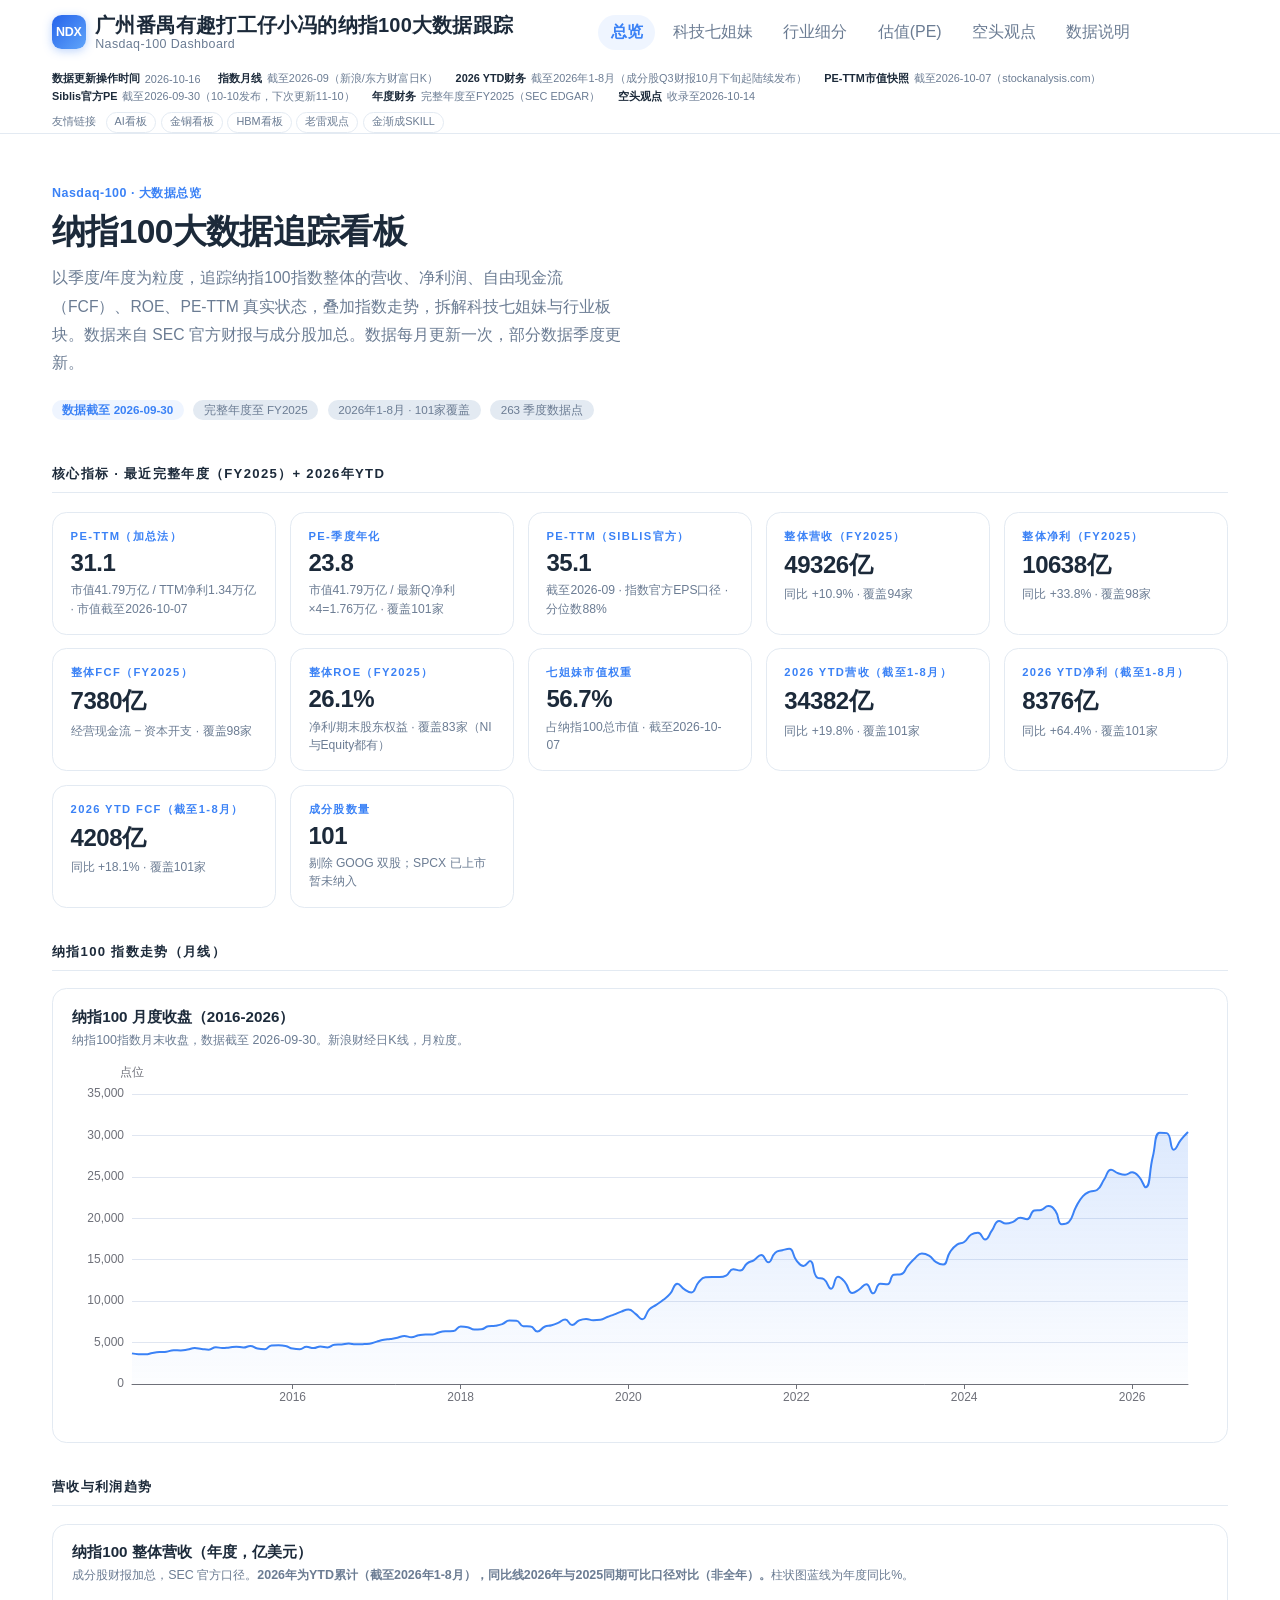
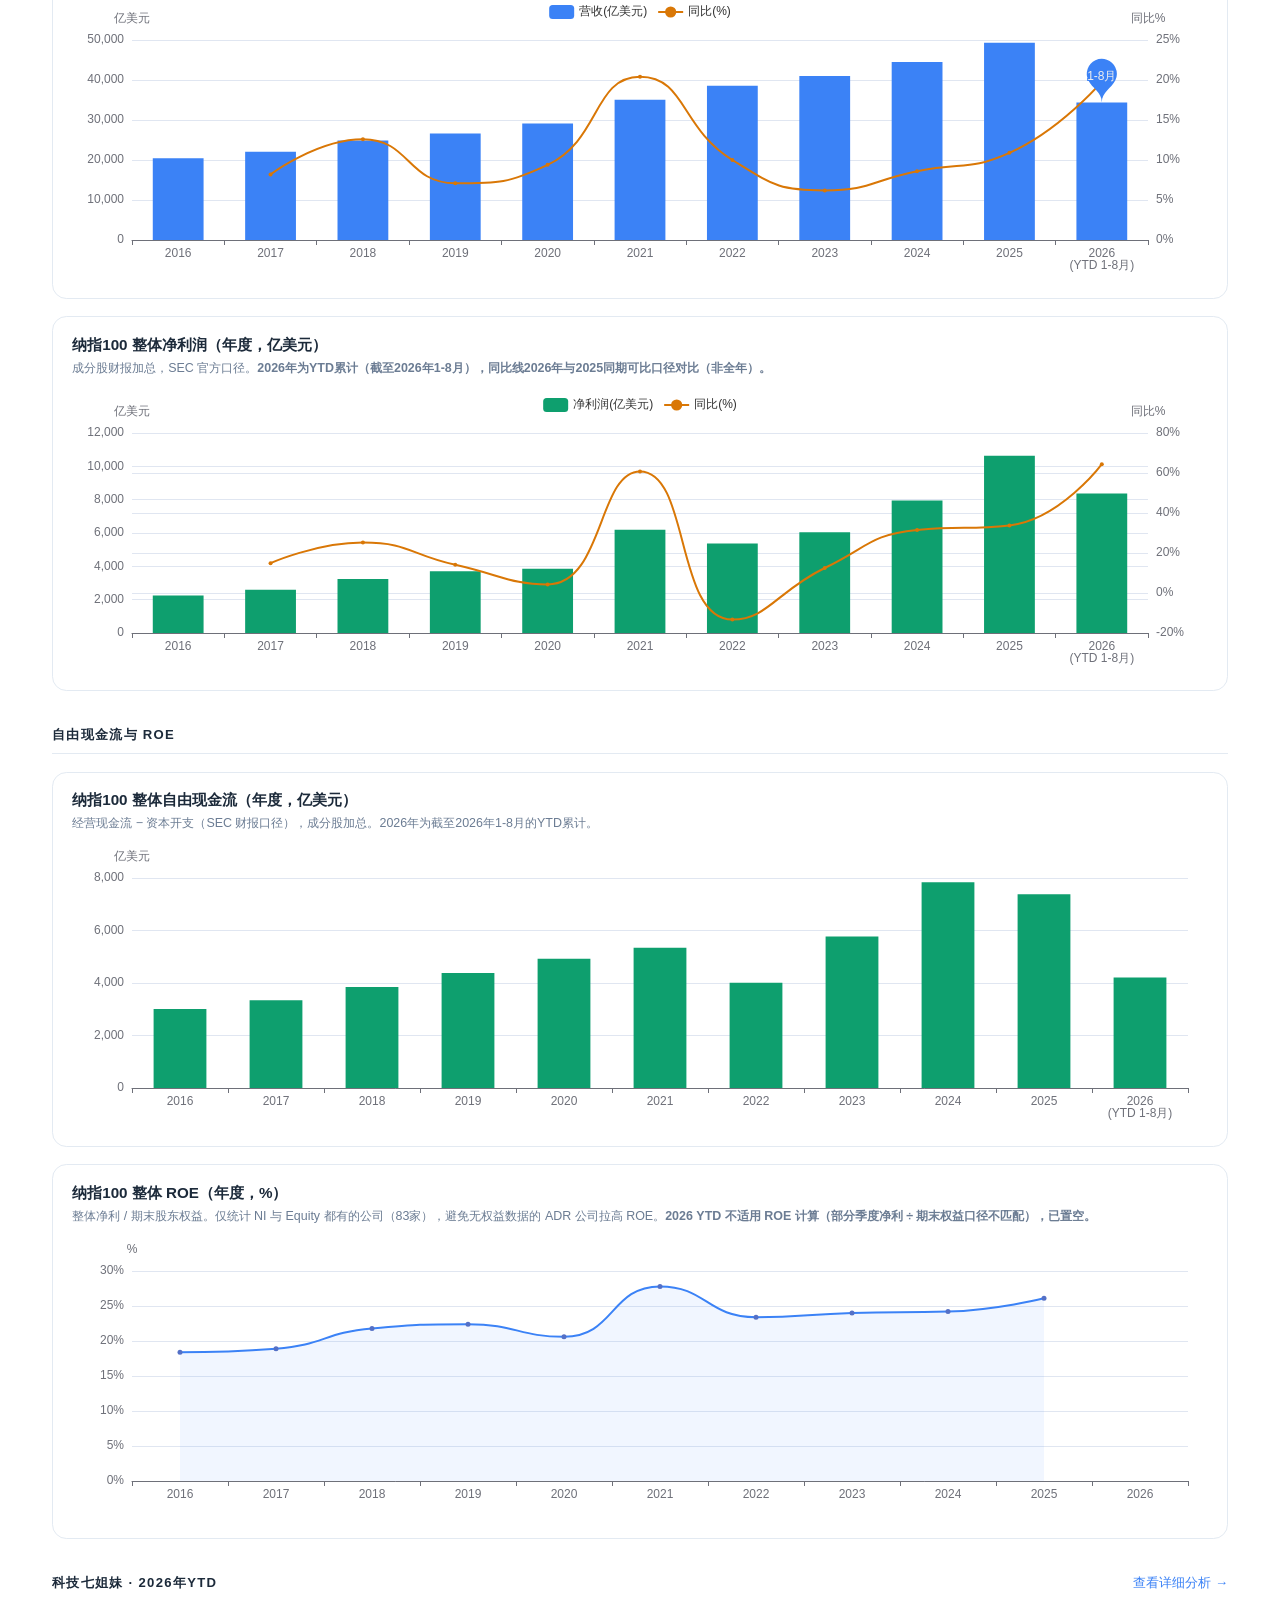
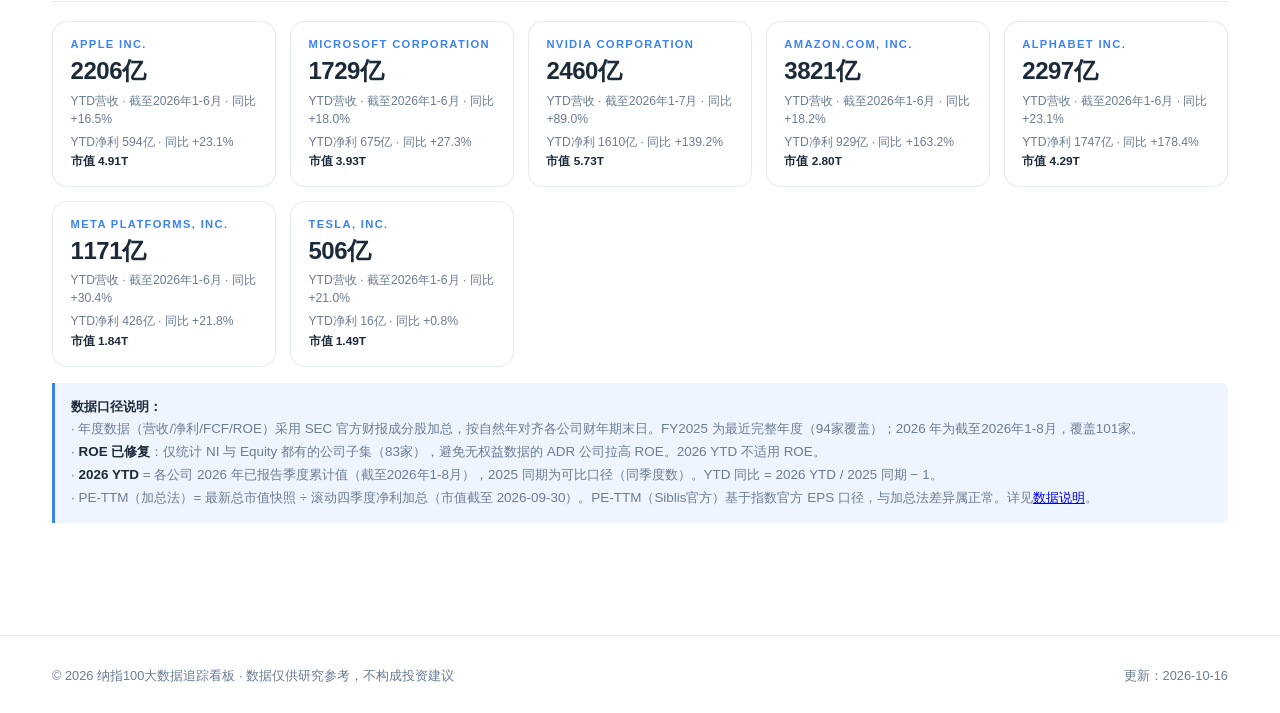
<file: index.html>
<!DOCTYPE html>
<html lang="zh-CN">
<head>
  <meta charset="UTF-8">
  <meta name="viewport" content="width=device-width, initial-scale=1.0">
  <link rel="icon" href="data:image/svg+xml,<svg xmlns=%22http://www.w3.org/2000/svg%22 viewBox=%220 0 100 100%22><rect width=%22100%22 height=%22100%22 rx=%2220%22 fill=%22%233b82f6%22/><text x=%2250%22 y=%2268%22 font-size=%2240%22 font-weight=%22bold%22 fill=%22white%22 text-anchor=%22middle%22 font-family=%22Arial%22>NDX</text></svg>">
  <title>纳指100大数据追踪看板 · 总览</title>
  <meta name="description" content="纳指100大数据追踪看板：营收、利润、自由现金流、ROE、PE-TTM 全景，科技七姐妹与行业板块对比，数据来自 SEC 官方财报与成分股加总。">
  <link rel="stylesheet" href="css/style.css">
  <script src="js/data.js"></script>
  <script src="js/echarts.min.js"></script>
  <script src="js/site.js"></script>
</head>
<body>
<main>
  <div class="container">
    <section class="hero">
      <div class="breadcrumb">Nasdaq-100 · 大数据总览</div>
      <h1>纳指100大数据追踪看板</h1>
      <p class="subtitle">以季度/年度为粒度，追踪纳指100指数整体的营收、净利润、自由现金流（FCF）、ROE、PE-TTM 真实状态，叠加指数走势，拆解科技七姐妹与行业板块。数据来自 SEC 官方财报与成分股加总。数据每月更新一次，部分数据季度更新。</p>
      <div class="hero-stats" id="heroStats"></div>
    </section>

    <!-- 核心指标卡片 -->
    <section class="section" id="key-metrics">
      <div class="section-header"><h2>核心指标 · 最近完整年度（FY2025）+ 2026年YTD</h2></div>
      <div class="card-grid" id="metricCards"></div>
    </section>

    <!-- 指数走势 -->
    <section class="section" id="index-chart">
      <div class="section-header"><h2>纳指100 指数走势（月线）</h2></div>
      <div class="chart-card">
        <h3>纳指100 月度收盘（2016-2026）</h3>
        <div class="chart-desc" id="indexDesc"></div>
        <div class="chart-box" id="indexChart"></div>
      </div>
    </section>

    <!-- 营收趋势 -->
    <section class="section" id="revenue-chart">
      <div class="section-header"><h2>营收与利润趋势</h2></div>
      <div class="chart-card">
        <h3>纳指100 整体营收（年度，亿美元）</h3>
        <div class="chart-desc" id="revChartDesc"></div>
        <div class="chart-box sm" id="revChart"></div>
      </div>
      <div class="chart-card">
        <h3>纳指100 整体净利润（年度，亿美元）</h3>
        <div class="chart-desc" id="niChartDesc"></div>
        <div class="chart-box sm" id="niChart"></div>
      </div>
    </section>

    <!-- FCF / ROE -->
    <section class="section" id="fcf-roe">
      <div class="section-header"><h2>自由现金流与 ROE</h2></div>
      <div class="chart-card">
        <h3>纳指100 整体自由现金流（年度，亿美元）</h3>
        <div class="chart-desc" id="fcfChartDesc"></div>
        <div class="chart-box sm" id="fcfChart"></div>
      </div>
      <div class="chart-card">
        <h3>纳指100 整体 ROE（年度，%）</h3>
        <div class="chart-desc" id="roeChartDesc"></div>
        <div class="chart-box sm" id="roeChart"></div>
      </div>
    </section>

    <!-- 七姐妹概览 -->
    <section class="section" id="mag7-section">
      <div class="section-header">
        <h2>科技七姐妹 · 2026年YTD</h2>
        <a class="more" href="pages/mag7.html">查看详细分析 →</a>
      </div>
      <div class="card-grid" id="mag7Cards"></div>
    </section>

    <div class="note" id="dataNote"></div>
  </div>
</main>
<script>
  Dash.init('index');
  var D = window.NDX_DATA;
  var meta = D.meta;
  var annual = D.annual;
  var ytd = D.ytd;

  // ===== Hero 统计 =====
  var lastFullYear = null;
  for (var i = annual.length - 1; i >= 0; i--) {
    if (annual[i].revCount >= 90) { lastFullYear = annual[i]; break; }
  }
  if (!lastFullYear) lastFullYear = annual[annual.length - 2];
  var prevFullYear = annual[annual.length - 3];

  document.getElementById('heroStats').innerHTML =
    '<span class="badge badge-accent">数据截至 ' + meta.asOf + '</span> ' +
    '<span class="badge">完整年度至 FY' + lastFullYear.year + '</span> ' +
    '<span class="badge">' + ytd.label + ' · ' + ytd.count + '家覆盖</span> ' +
    '<span class="badge">' + D.quarterly.length + ' 季度数据点</span>';

  // ===== 核心指标卡片 =====
  var peInfo = D.pe;
  var siblisLatest = D.siblis_pe[D.siblis_pe.length - 1];
  var fyLabel = 'FY' + lastFullYear.year;
  var prevLabel = 'FY' + prevFullYear.year;

  function yoyStr(curr, prev) {
    if (curr == null || prev == null || prev === 0) return '—';
    var pct = (curr / prev - 1) * 100;
    return (pct > 0 ? '+' : '') + pct.toFixed(1) + '%';
  }

  var metricCards = [
    { label: 'PE-TTM（加总法）', value: peInfo.peTtm ? peInfo.peTtm.toFixed(1) : '—',
      sub: '市值' + Dash.fmtB(peInfo.totalMcap) + ' / TTM净利' + Dash.fmtB(peInfo.ttmNi) + ' · 市值截至' + (peInfo.mcapAsOf || meta.asOf) },
    { label: 'PE-季度年化', value: peInfo.peAnnualized ? peInfo.peAnnualized.toFixed(1) : '—',
      sub: '市值' + Dash.fmtB(peInfo.totalMcap) + ' / 最新Q净利×4=' + Dash.fmtB(peInfo.annualizedNi) + ' · 覆盖' + peInfo.latestQCount + '家' },
    { label: 'PE-TTM（Siblis官方）', value: siblisLatest ? siblisLatest[1].toFixed(1) : '—',
      sub: siblisLatest ? '截至' + siblisLatest[0].slice(0,7) + ' · 指数官方EPS口径 · 分位数' + D.pe_percentile.percentile + '%' : '' },
    { label: '整体营收（' + fyLabel + '）', value: lastFullYear ? (lastFullYear.revenue / 1e8).toFixed(0) + '亿' : '—',
      sub: '同比 ' + yoyStr(lastFullYear.revenue, prevFullYear.revenue) + ' · 覆盖' + lastFullYear.revCount + '家' },
    { label: '整体净利（' + fyLabel + '）', value: lastFullYear ? (lastFullYear.netincome / 1e8).toFixed(0) + '亿' : '—',
      sub: '同比 ' + yoyStr(lastFullYear.netincome, prevFullYear.netincome) + ' · 覆盖' + lastFullYear.niCount + '家' },
    { label: '整体FCF（' + fyLabel + '）', value: lastFullYear.fcf ? (lastFullYear.fcf / 1e8).toFixed(0) + '亿' : '—',
      sub: '经营现金流 − 资本开支 · 覆盖' + lastFullYear.fcfCount + '家' },
    { label: '整体ROE（' + fyLabel + '）', value: lastFullYear.roe ? lastFullYear.roe.toFixed(1) + '%' : '—',
      sub: '净利/期末股东权益 · 覆盖' + lastFullYear.roeCount + '家（NI与Equity都有）' },
    { label: '七姐妹市值权重', value: D.mag7.weight ? D.mag7.weight.toFixed(1) + '%' : '—',
      sub: '占纳指100总市值 · 截至' + (peInfo.mcapAsOf || meta.asOf) },
    // YTD 卡片
    { label: '2026 YTD营收（截至' + ytd.labelShort + '）', value: (ytd.rev / 1e8).toFixed(0) + '亿',
      sub: '同比 ' + (ytd.revYoy != null ? Dash.fmtPct(ytd.revYoy) : '—') + ' · 覆盖' + ytd.count + '家' },
    { label: '2026 YTD净利（截至' + ytd.labelShort + '）', value: (ytd.ni / 1e8).toFixed(0) + '亿',
      sub: '同比 ' + (ytd.niYoy != null ? Dash.fmtPct(ytd.niYoy) : '—') + ' · 覆盖' + ytd.count + '家' },
    { label: '2026 YTD FCF（截至' + ytd.labelShort + '）', value: (ytd.fcf / 1e8).toFixed(0) + '亿',
      sub: '同比 ' + (ytd.fcfYoy != null ? Dash.fmtPct(ytd.fcfYoy) : '—') + ' · 覆盖' + ytd.count + '家' },
    { label: '成分股数量', value: '101', sub: '剔除 GOOG 双股；SPCX 已上市暂未纳入' }
  ];
  document.getElementById('metricCards').innerHTML = metricCards.map(function (c) {
    return '<div class="card card-hover">' +
      '<div class="card-label">' + Dash.esc(c.label) + '</div>' +
      '<div class="card-value">' + Dash.esc(c.value) + '</div>' +
      '<div class="card-sub">' + Dash.esc(c.sub) + '</div>' +
    '</div>';
  }).join('');

  // ===== 指数走势 =====
  var indexChart = echarts.init(document.getElementById('indexChart'));
  document.getElementById('indexDesc').textContent = '纳指100指数月末收盘，数据截至 ' + meta.asOf + '。新浪财经日K线，月粒度。';
  var idxData = D.index;
  indexChart.setOption({
    tooltip: { trigger: 'axis' },
    grid: { left: 60, right: 20, top: 30, bottom: 40 },
    xAxis: { type: 'time' },
    yAxis: { type: 'value', name: '点位', scale: true },
    series: [{
      name: '纳指100', type: 'line', data: idxData,
      smooth: true, symbol: 'none',
      lineStyle: { color: '#3b82f6', width: 2 },
      areaStyle: { color: { type: 'linear', x: 0, y: 0, x2: 0, y2: 1, colorStops: [{ offset: 0, color: 'rgba(59,130,246,0.25)' }, { offset: 1, color: 'rgba(59,130,246,0.02)' }] } }
    }]
  });

  // ===== 营收柱状图（含同比 + 26年YTD标记） =====
  var revChart = echarts.init(document.getElementById('revChart'));
  var revData = annual;
  var revX = revData.map(function (p) { return p.year; });
  var revVals = revData.map(function (p) { return Math.round(p.revenue / 1e8); });
  var revYoy = revData.map(function (p, i) {
    if (i === 0) return null;
    if (p.year === '2026') return ytd.revYoy != null ? Math.round(ytd.revYoy * 10) / 10 : null;
    return Math.round((p.revenue / revData[i-1].revenue - 1) * 1000) / 10;
  });
  // 26年YTD标记
  var ytdRevY = (ytd.rev / 1e8).toFixed(0);
  document.getElementById('revChartDesc').innerHTML =
    '成分股财报加总，SEC 官方口径。<strong>2026年为YTD累计（截至' + ytd.label + '），同比线2026年与2025同期可比口径对比（非全年）。</strong>柱状图蓝线为年度同比%。';
  revChart.setOption({
    tooltip: { trigger: 'axis', axisPointer: { type: 'cross' },
      formatter: function(params) {
        var s = params[0].axisValue + '<br/>';
        params.forEach(function(p) {
          s += p.marker + p.seriesName + ': ' + (p.value != null ? p.value + ' 亿美元' : '—') + '<br/>';
        });
        if (params[0] && params[0].axisValue === '2026') {
          s += '<br>⚠ 2026为截至' + ytd.label + '，同比为2025同期可比口径';
        }
        return s;
      }
    },
    legend: { data: ['营收(亿美元)', '同比(%)'], top: 0 },
    grid: { left: 60, right: 60, top: 40, bottom: 40 },
    xAxis: { type: 'category', data: revX,
      axisLabel: { formatter: function(v) { return v === '2026' ? v + '\n(YTD ' + (ytd.labelShort || '') + ')' : v; } }
    },
    yAxis: [
      { type: 'value', name: '亿美元', position: 'left' },
      { type: 'value', name: '同比%', position: 'right', axisLabel: { formatter: '{value}%' } }
    ],
    series: [
      { name: '营收(亿美元)', type: 'bar', data: revVals, itemStyle: { color: '#3b82f6' }, barWidth: '55%',
        markPoint: {
          symbol: 'pin', symbolSize: 50,
          data: revX.indexOf('2026') >= 0 ? [{ name: 'YTD', coord: ['2026', revVals[revX.indexOf('2026')]], value: ytd.labelShort || 'YTD' }] : []
        }
      },
      { name: '同比(%)', type: 'line', yAxisIndex: 1, data: revYoy, smooth: true, symbol: 'circle', symbolSize: 4,
        lineStyle: { color: '#d97706', width: 2 }, itemStyle: { color: '#d97706' }, connectNulls: true }
    ]
  });

  // ===== 净利润柱状图 =====
  var niChart = echarts.init(document.getElementById('niChart'));
  var niVals = revData.map(function (p) { return Math.round(p.netincome / 1e8); });
  var niYoy = revData.map(function (p, i) {
    if (i === 0) return null;
    if (p.year === '2026') return ytd.niYoy != null ? Math.round(ytd.niYoy * 10) / 10 : null;
    return Math.round((p.netincome / revData[i-1].netincome - 1) * 1000) / 10;
  });
  document.getElementById('niChartDesc').innerHTML =
    '成分股财报加总，SEC 官方口径。<strong>2026年为YTD累计（截至' + ytd.label + '），同比线2026年与2025同期可比口径对比（非全年）。</strong>';
  niChart.setOption({
    tooltip: { trigger: 'axis', axisPointer: { type: 'cross' } },
    legend: { data: ['净利润(亿美元)', '同比(%)'], top: 0 },
    grid: { left: 60, right: 60, top: 40, bottom: 40 },
    xAxis: { type: 'category', data: revX,
      axisLabel: { formatter: function(v) { return v === '2026' ? v + '\n(YTD ' + (ytd.labelShort || '') + ')' : v; } }
    },
    yAxis: [
      { type: 'value', name: '亿美元', position: 'left' },
      { type: 'value', name: '同比%', position: 'right', axisLabel: { formatter: '{value}%' } }
    ],
    series: [
      { name: '净利润(亿美元)', type: 'bar', data: niVals, itemStyle: { color: '#0e9f6e' }, barWidth: '55%' },
      { name: '同比(%)', type: 'line', yAxisIndex: 1, data: niYoy, smooth: true, symbol: 'circle', symbolSize: 4,
        lineStyle: { color: '#d97706', width: 2 }, itemStyle: { color: '#d97706' }, connectNulls: true }
    ]
  });

  // ===== FCF 图 =====
  var fcfChart = echarts.init(document.getElementById('fcfChart'));
  var fcfVals = revData.map(function (p) { return p.fcf == null ? null : Math.round(p.fcf / 1e8); });
  document.getElementById('fcfChartDesc').innerHTML =
    '经营现金流 − 资本开支（SEC 财报口径），成分股加总。2026年为截至' + ytd.label + '的YTD累计。';
  fcfChart.setOption({
    tooltip: { trigger: 'axis' },
    grid: { left: 60, right: 20, top: 30, bottom: 40 },
    xAxis: { type: 'category', data: revX,
      axisLabel: { formatter: function(v) { return v === '2026' ? v + '\n(YTD ' + (ytd.labelShort || '') + ')' : v; } }
    },
    yAxis: { type: 'value', name: '亿美元' },
    series: [{
      name: '自由现金流', type: 'bar', data: fcfVals,
      itemStyle: { color: '#0e9f6e' }, barWidth: '55%'
    }]
  });

  // ===== ROE 图 =====
  var roeChart = echarts.init(document.getElementById('roeChart'));
  var roeVals = revData.map(function (p) { return p.roe == null ? null : Math.round(p.roe * 10) / 10; });
  document.getElementById('roeChartDesc').innerHTML =
    '整体净利 / 期末股东权益。仅统计 NI 与 Equity 都有的公司（' + lastFullYear.roeCount + '家），避免无权益数据的 ADR 公司拉高 ROE。<strong>2026 YTD 不适用 ROE 计算（部分季度净利 ÷ 期末权益口径不匹配），已置空。</strong>';
  roeChart.setOption({
    tooltip: { trigger: 'axis' },
    grid: { left: 60, right: 20, top: 30, bottom: 40 },
    xAxis: { type: 'category', data: revX },
    yAxis: { type: 'value', name: '%', axisLabel: { formatter: '{value}%' } },
    series: [{
      name: 'ROE', type: 'line', data: roeVals,
      smooth: true, symbol: 'circle', symbolSize: 5,
      lineStyle: { color: '#3b82f6', width: 2 },
      areaStyle: { color: 'rgba(59,130,246,0.1)' }
    }]
  });

  // ===== 七姐妹卡片（2026 YTD） =====
  var MAG7 = ['AAPL', 'MSFT', 'NVDA', 'AMZN', 'GOOGL', 'META', 'TSLA'];
  var mag7Cards = MAG7.map(function (t) {
    var info = D.mag7.meta[t];
    var ytdInfo = D.mag7.ytdData[t];
    var mc = D.mag7.marketcap[t] || {};
    var revYoy = ytdInfo.revYoy != null ? Dash.fmtPct(ytdInfo.revYoy) : '—';
    var niYoy = ytdInfo.niYoy != null ? Dash.fmtPct(ytdInfo.niYoy) : '—';
    return '<div class="card card-hover">' +
      '<div class="card-label">' + Dash.esc(info.name) + '</div>' +
      '<div class="card-value">' + (ytdInfo.rev / 1e8).toFixed(0) + '亿</div>' +
      '<div class="card-sub">YTD营收 · 截至2026年' + Dash.esc(ytdInfo.label) + ' · 同比 ' + revYoy + '</div>' +
      '<div class="card-sub">YTD净利 ' + (ytdInfo.ni / 1e8).toFixed(0) + '亿 · 同比 ' + niYoy + '</div>' +
      (mc.value ? '<div class="card-delta">市值 ' + Dash.esc(mc.note) + '</div>' : '') +
    '</div>';
  }).join('');
  document.getElementById('mag7Cards').innerHTML = mag7Cards;

  // ===== 数据口径说明 =====
  document.getElementById('dataNote').innerHTML =
    '<strong>数据口径说明：</strong><br>' +
    '· 年度数据（营收/净利/FCF/ROE）采用 SEC 官方财报成分股加总，按自然年对齐各公司财年期末日。FY2025 为最近完整年度（' + lastFullYear.revCount + '家覆盖）；2026 年为截至' + ytd.label + '，覆盖' + ytd.count + '家。<br>' +
    '· <strong>ROE 已修复</strong>：仅统计 NI 与 Equity 都有的公司子集（' + lastFullYear.roeCount + '家），避免无权益数据的 ADR 公司拉高 ROE。2026 YTD 不适用 ROE。<br>' +
    '· <strong>2026 YTD</strong> = 各公司 2026 年已报告季度累计值（截至' + ytd.label + '），2025 同期为可比口径（同季度数）。YTD 同比 = 2026 YTD / 2025 同期 − 1。<br>' +
    '· PE-TTM（加总法）= 最新总市值快照 ÷ 滚动四季度净利加总（市值截至 ' + meta.asOf + '）。PE-TTM（Siblis官方）基于指数官方 EPS 口径，与加总法差异属正常。详见<a href="pages/methodology.html">数据说明</a>。';
</script>
</body>
</html>
</file>
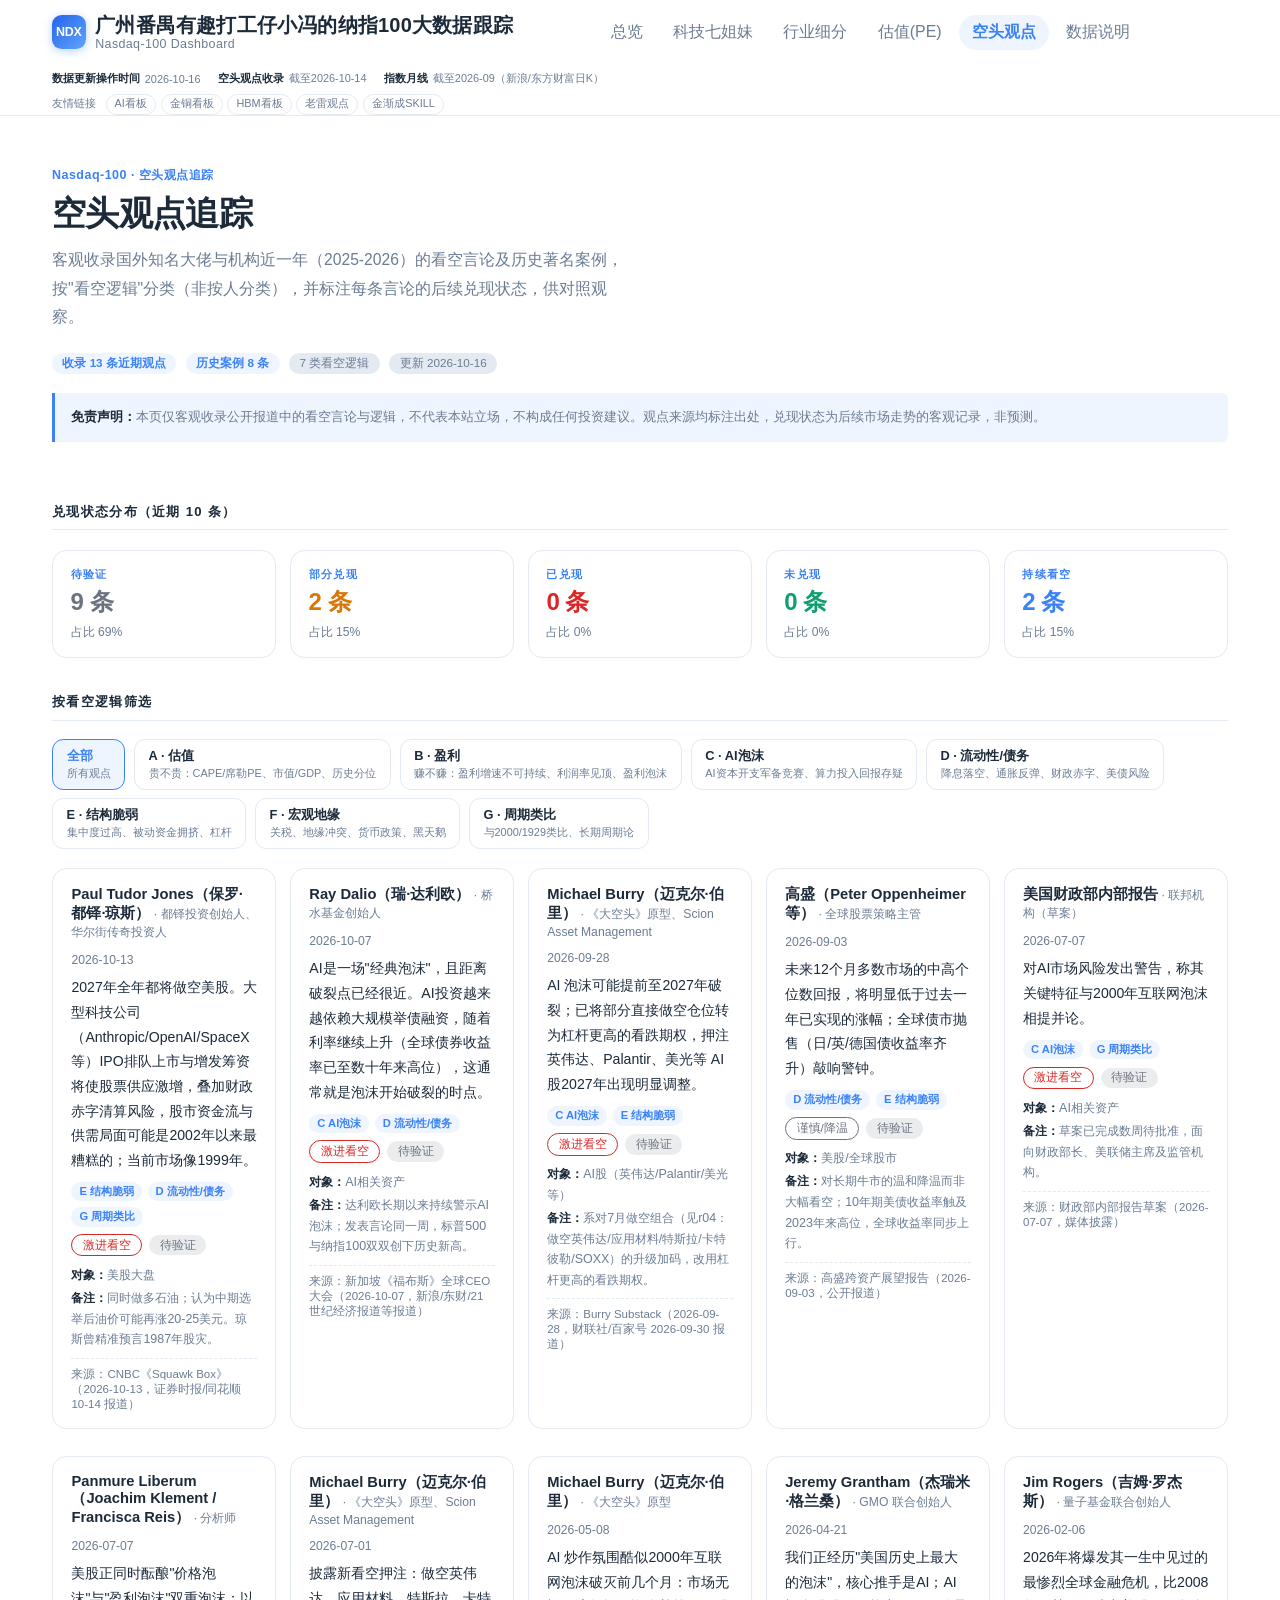
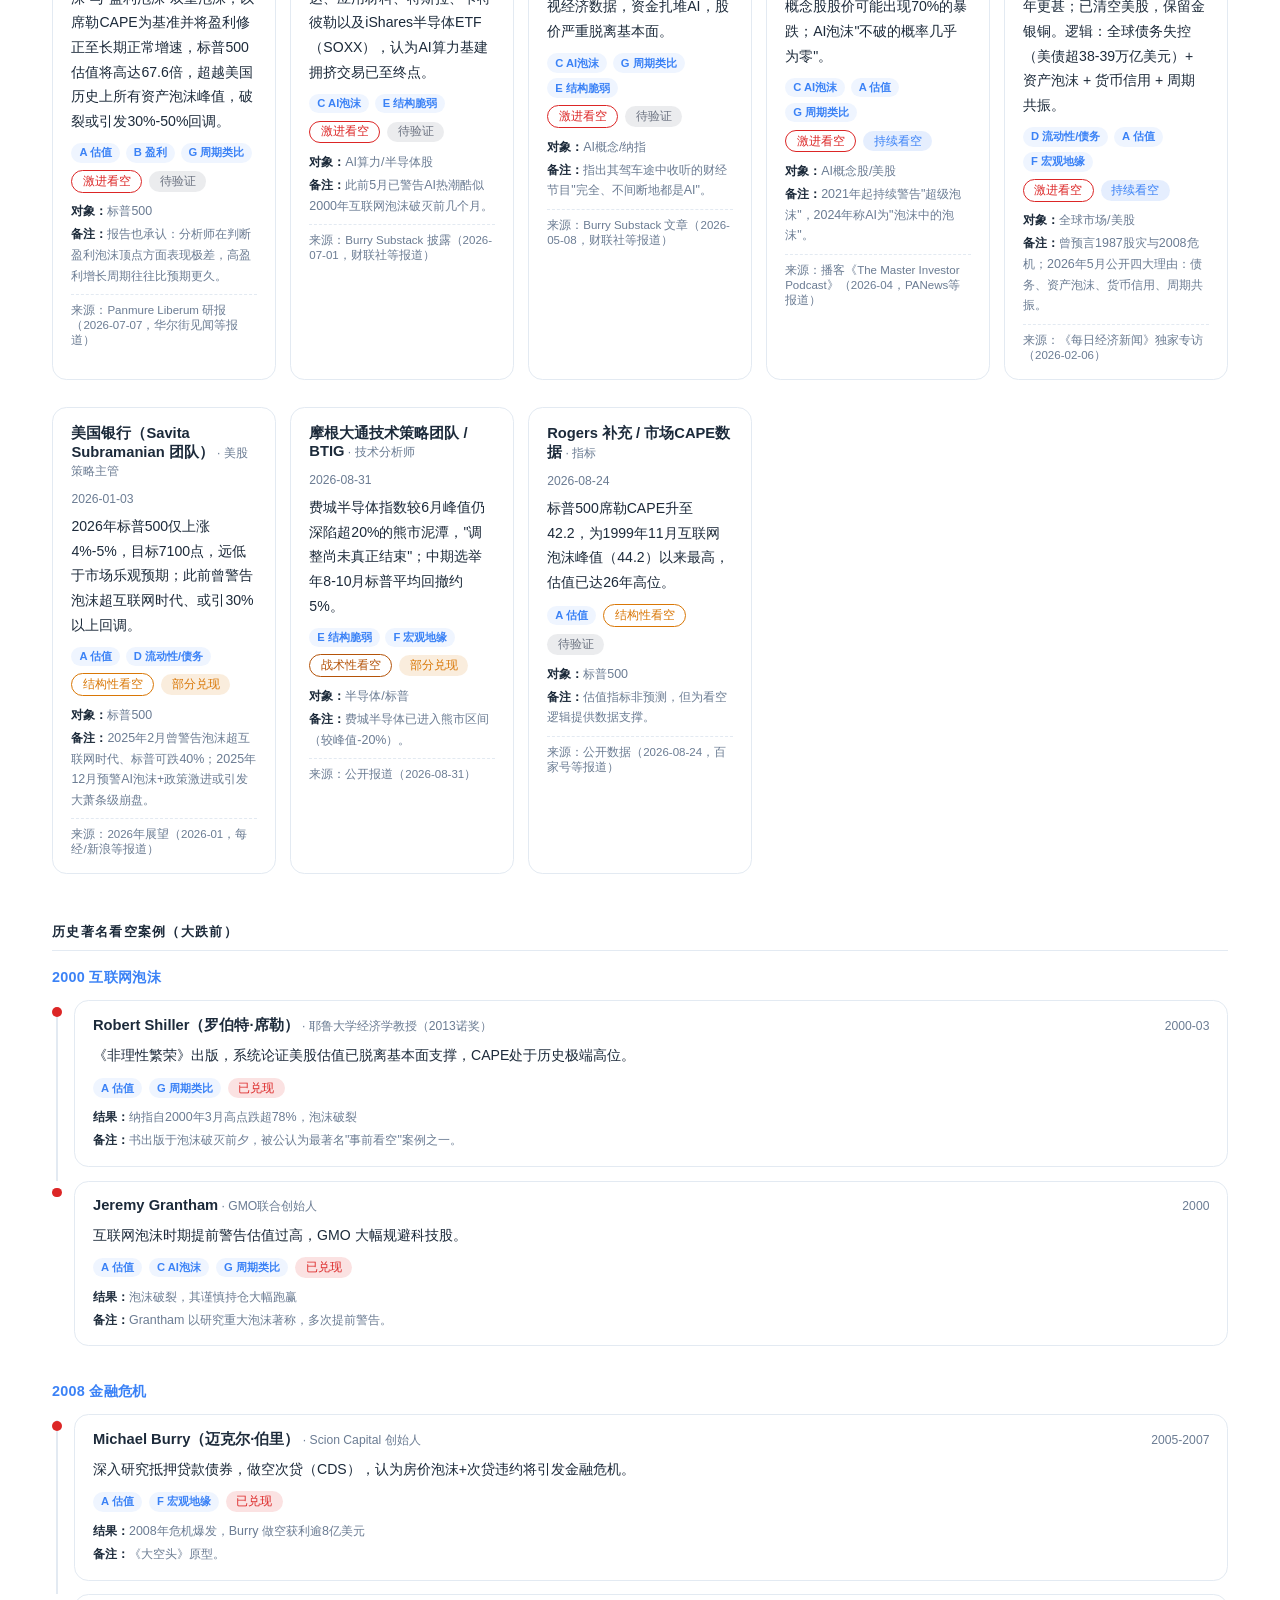
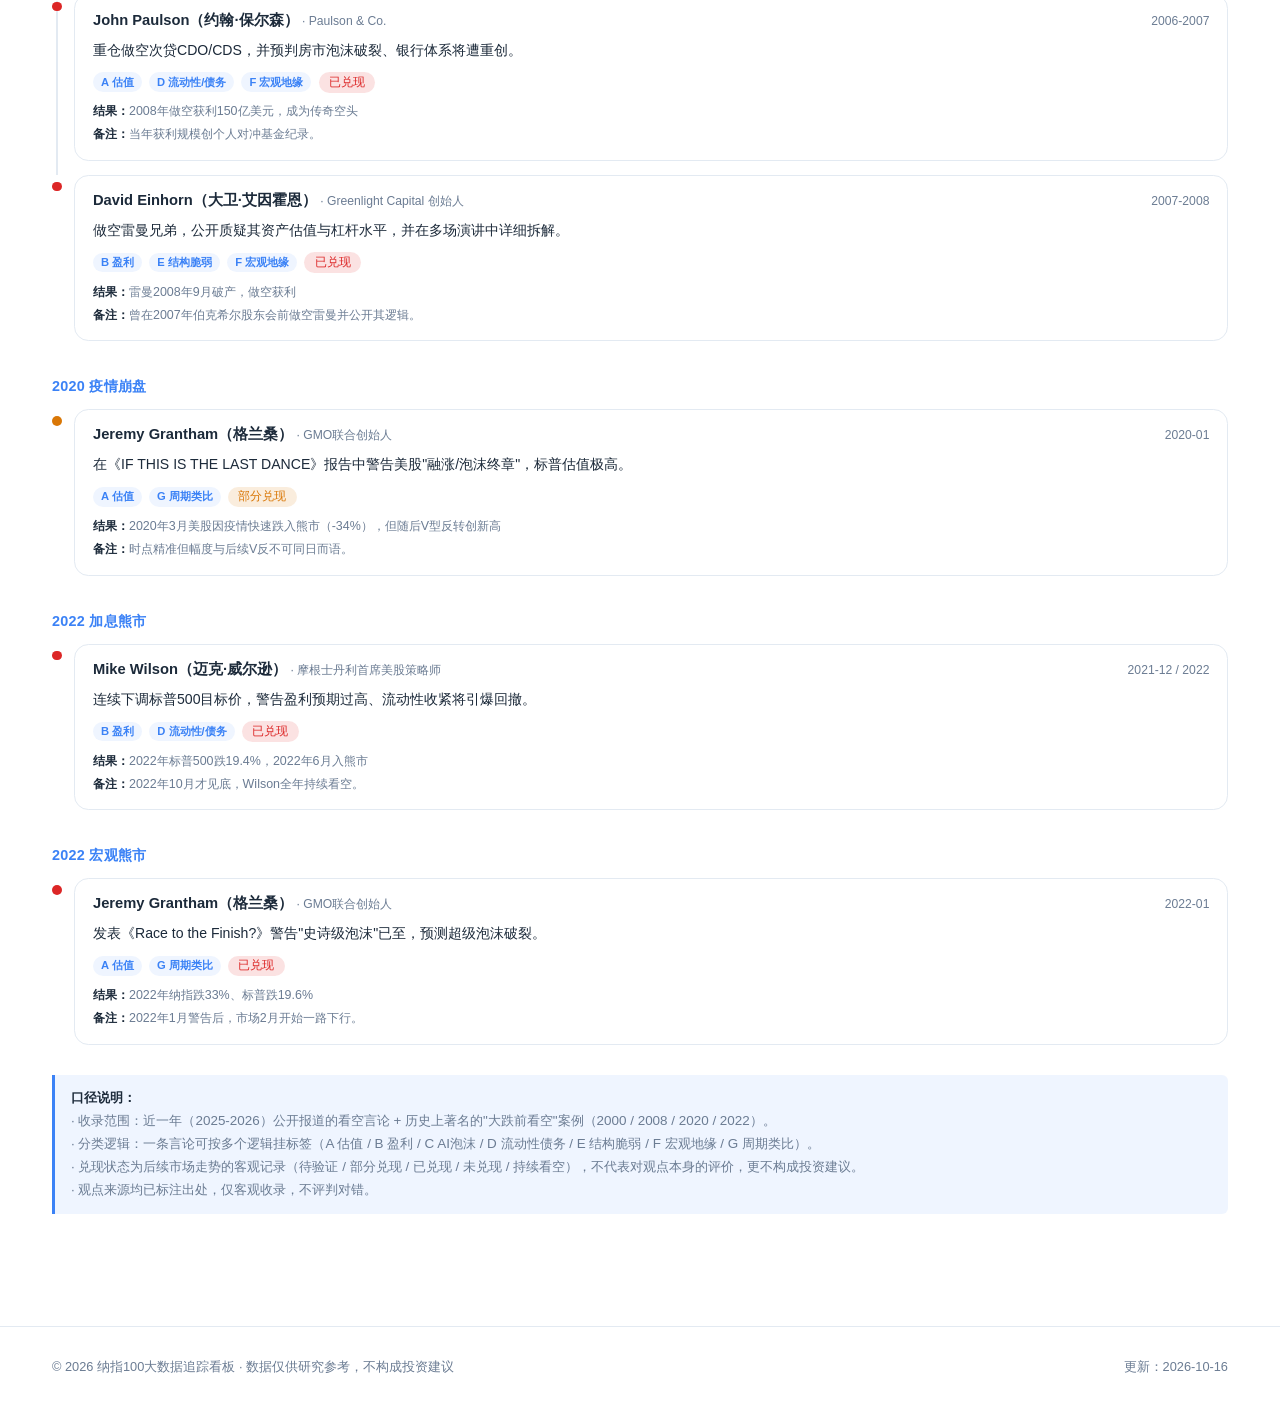
<file: pages/bear.html>
<!DOCTYPE html>
<html lang="zh-CN">
<head>
  <meta charset="UTF-8">
  <meta name="viewport" content="width=device-width, initial-scale=1.0">
  <link rel="icon" href="data:image/svg+xml,<svg xmlns=%22http://www.w3.org/2000/svg%22 viewBox=%220 0 100 100%22><rect width=%22100%22 height=%22100%22 rx=%2220%22 fill=%22%233b82f6%22/><text x=%2250%22 y=%2268%22 font-size=%2240%22 font-weight=%22bold%22 fill=%22white%22 text-anchor=%22middle%22 font-family=%22Arial%22>NDX</text></svg>">
  <title>空头观点追踪 · 纳指100大数据追踪看板</title>
  <meta name="description" content="收录国外知名大佬/机构的看空言论，按逻辑分类，标注兑现状态追踪。观点客观收录，不构成投资建议。">
  <link rel="stylesheet" href="../css/style.css">
  <script src="../js/bear-data.js"></script>
  <script src="../js/site.js"></script>
</head>
<body>
<main>
  <div class="container">
    <section class="hero">
      <div class="breadcrumb">Nasdaq-100 · 空头观点追踪</div>
      <h1>空头观点追踪</h1>
      <p class="subtitle">客观收录国外知名大佬与机构近一年（2025-2026）的看空言论及历史著名案例，按"看空逻辑"分类（非按人分类），并标注每条言论的后续兑现状态，供对照观察。</p>
      <div class="hero-stats" id="heroStats"></div>
      <div class="note" style="margin-top:1.2rem;">
        <strong>免责声明：</strong><span id="metaNote"></span>
      </div>
    </section>

    <!-- 兑现状态分布 -->
    <section class="section" id="status-section">
      <div class="section-header"><h2>兑现状态分布（近期 10 条）</h2></div>
      <div class="card-grid" id="statusCards"></div>
    </section>

    <!-- 逻辑分类筛选 -->
    <section class="section" id="filter-section">
      <div class="section-header"><h2>按看空逻辑筛选</h2></div>
      <div class="filter-bar" id="filterBar"></div>
      <div class="card-grid" id="recentCards"></div>
    </section>

    <!-- 历史著名案例 -->
    <section class="section" id="history-section">
      <div class="section-header"><h2>历史著名看空案例（大跌前）</h2></div>
      <div class="timeline" id="historyList"></div>
    </section>

    <div class="note">
      <strong>口径说明：</strong><br>
      · 收录范围：近一年（2025-2026）公开报道的看空言论 + 历史上著名的"大跌前看空"案例（2000 / 2008 / 2020 / 2022）。<br>
      · 分类逻辑：一条言论可按多个逻辑挂标签（A 估值 / B 盈利 / C AI泡沫 / D 流动性债务 / E 结构脆弱 / F 宏观地缘 / G 周期类比）。<br>
      · 兑现状态为后续市场走势的客观记录（待验证 / 部分兑现 / 已兑现 / 未兑现 / 持续看空），不代表对观点本身的评价，更不构成投资建议。<br>
      · 观点来源均已标注出处，仅客观收录，不评判对错。
    </div>
  </div>
</main>
<script>
  Dash.init('bear');
  var B = window.BEAR_DATA;

  // ===== Hero 统计 =====
  var total = B.recent.length;
  var statusCount = {};
  B.recent.forEach(function (r) { statusCount[r.status] = (statusCount[r.status] || 0) + 1; });
  document.getElementById('heroStats').innerHTML =
    '<span class="badge badge-accent">收录 ' + total + ' 条近期观点</span> ' +
    '<span class="badge badge-accent">历史案例 ' + B.history.length + ' 条</span> ' +
    '<span class="badge">7 类看空逻辑</span> ' +
    '<span class="badge">更新 ' + B.meta.updated + '</span>';

  document.getElementById('metaNote').textContent = B.meta.note;

  // ===== 兑现状态分布卡片 =====
  var statusOrder = ['pending', 'partial', 'confirmed', 'failed', 'ongoing'];
  var statusCards = statusOrder.map(function (k) {
    var st = B.statusMap[k];
    var n = statusCount[k] || 0;
    var pct = total ? Math.round(n / total * 100) : 0;
    return {
      label: st.label,
      value: n + ' 条',
      sub: '占比 ' + pct + '%',
      color: st.color
    };
  });
  document.getElementById('statusCards').innerHTML = statusCards.map(function (c) {
    return '<div class="card card-hover">' +
      '<div class="card-label">' + Dash.esc(c.label) + '</div>' +
      '<div class="card-value" style="color:' + c.color + '">' + Dash.esc(c.value) + '</div>' +
      '<div class="card-sub">' + Dash.esc(c.sub) + '</div>' +
    '</div>';
  }).join('');

  // ===== 分类筛选 =====
  var currentCat = 'ALL';
  var filterBar = document.getElementById('filterBar');
  var btns = [{ id: 'ALL', name: '全部', desc: '所有观点' }].concat(B.categories.map(function (c) {
    return { id: c.id, name: c.id + ' · ' + c.name, desc: c.desc };
  }));
  filterBar.innerHTML = btns.map(function (b) {
    return '<button class="filter-btn' + (b.id === currentCat ? ' active' : '') + '" data-cat="' + b.id + '">' +
      '<span class="filter-name">' + Dash.esc(b.name) + '</span>' +
      '<span class="filter-desc">' + Dash.esc(b.desc) + '</span>' +
    '</button>';
  }).join('');

  // ===== 观点卡片渲染 =====
  var recentCards = document.getElementById('recentCards');

  function catBadges(cats) {
    return cats.map(function (c) {
      var cat = B.categories.filter(function (x) { return x.id === c; })[0];
      return '<span class="cat-badge" title="' + Dash.esc(cat ? cat.desc : '') + '">' + Dash.esc(c) + ' ' + Dash.esc(cat ? cat.name : '') + '</span>';
    }).join('');
  }

  function renderCards() {
    var list = B.recent.filter(function (r) {
      return currentCat === 'ALL' || r.cats.indexOf(currentCat) >= 0;
    });
    recentCards.innerHTML = list.map(function (r) {
      var st = B.statusMap[r.status];
      var sg = B.strengthMap[r.strength];
      return '<div class="quote-card">' +
        '<div class="quote-head">' +
          '<div class="quote-person">' + Dash.esc(r.person) +
            (r.role ? '<span class="quote-role"> · ' + Dash.esc(r.role) + '</span>' : '') +
          '</div>' +
          '<div class="quote-date">' + Dash.esc(r.date) + '</div>' +
        '</div>' +
        '<div class="quote-body">' + Dash.esc(r.quote) + '</div>' +
        '<div class="quote-meta">' +
          '<span class="cat-badges">' + catBadges(r.cats) + '</span>' +
          '<span class="badge" style="color:' + sg.color + ';background:transparent;border:1px solid ' + sg.color + ';">' + Dash.esc(sg.label) + '</span>' +
          '<span class="badge" style="background:' + st.color + '22;color:' + st.color + ';">' + Dash.esc(st.label) + '</span>' +
        '</div>' +
        '<div class="quote-note">' +
          (r.target ? '<span><strong>对象：</strong>' + Dash.esc(r.target) + '</span>' : '') +
          (r.note ? '<span><strong>备注：</strong>' + Dash.esc(r.note) + '</span>' : '') +
        '</div>' +
        '<div class="quote-source">来源：' + Dash.esc(r.source) + '</div>' +
      '</div>';
    }).join('');
    if (!list.length) recentCards.innerHTML = '<div class="text-muted" style="padding:1rem;">该分类下暂无观点。</div>';
  }
  renderCards();

  // 筛选点击
  filterBar.addEventListener('click', function (e) {
    var btn = e.target.closest('.filter-btn');
    if (!btn) return;
    currentCat = btn.getAttribute('data-cat');
    filterBar.querySelectorAll('.filter-btn').forEach(function (b) { b.classList.toggle('active', b === btn); });
    renderCards();
  });

  // ===== 历史时间线 =====
  var eraOrder = [];
  B.history.forEach(function (h) { if (eraOrder.indexOf(h.era) < 0) eraOrder.push(h.era); });
  document.getElementById('historyList').innerHTML = eraOrder.map(function (era) {
    var items = B.history.filter(function (h) { return h.era === era; });
    return '<div class="timeline-era">' +
      '<h3 class="timeline-era-title">' + Dash.esc(era) + '</h3>' +
      items.map(function (h) {
        var st = B.statusMap[h.status];
        return '<div class="timeline-item">' +
          '<div class="timeline-dot" style="background:' + st.color + ';"></div>' +
          '<div class="timeline-content">' +
            '<div class="quote-head">' +
              '<div class="quote-person">' + Dash.esc(h.person) +
                (h.role ? '<span class="quote-role"> · ' + Dash.esc(h.role) + '</span>' : '') +
              '</div>' +
              '<div class="quote-date">' + Dash.esc(h.date) + '</div>' +
            '</div>' +
            '<div class="quote-body">' + Dash.esc(h.quote) + '</div>' +
            '<div class="quote-meta">' +
              catBadges(h.cats) +
              '<span class="badge" style="background:' + st.color + '22;color:' + st.color + ';">' + Dash.esc(st.label) + '</span>' +
            '</div>' +
            '<div class="quote-note">' +
              '<span><strong>结果：</strong>' + Dash.esc(h.result) + '</span>' +
              (h.note ? '<span><strong>备注：</strong>' + Dash.esc(h.note) + '</span>' : '') +
            '</div>' +
          '</div>' +
        '</div>';
      }).join('') +
    '</div>';
  }).join('');
</script>
</body>
</html>
</file>
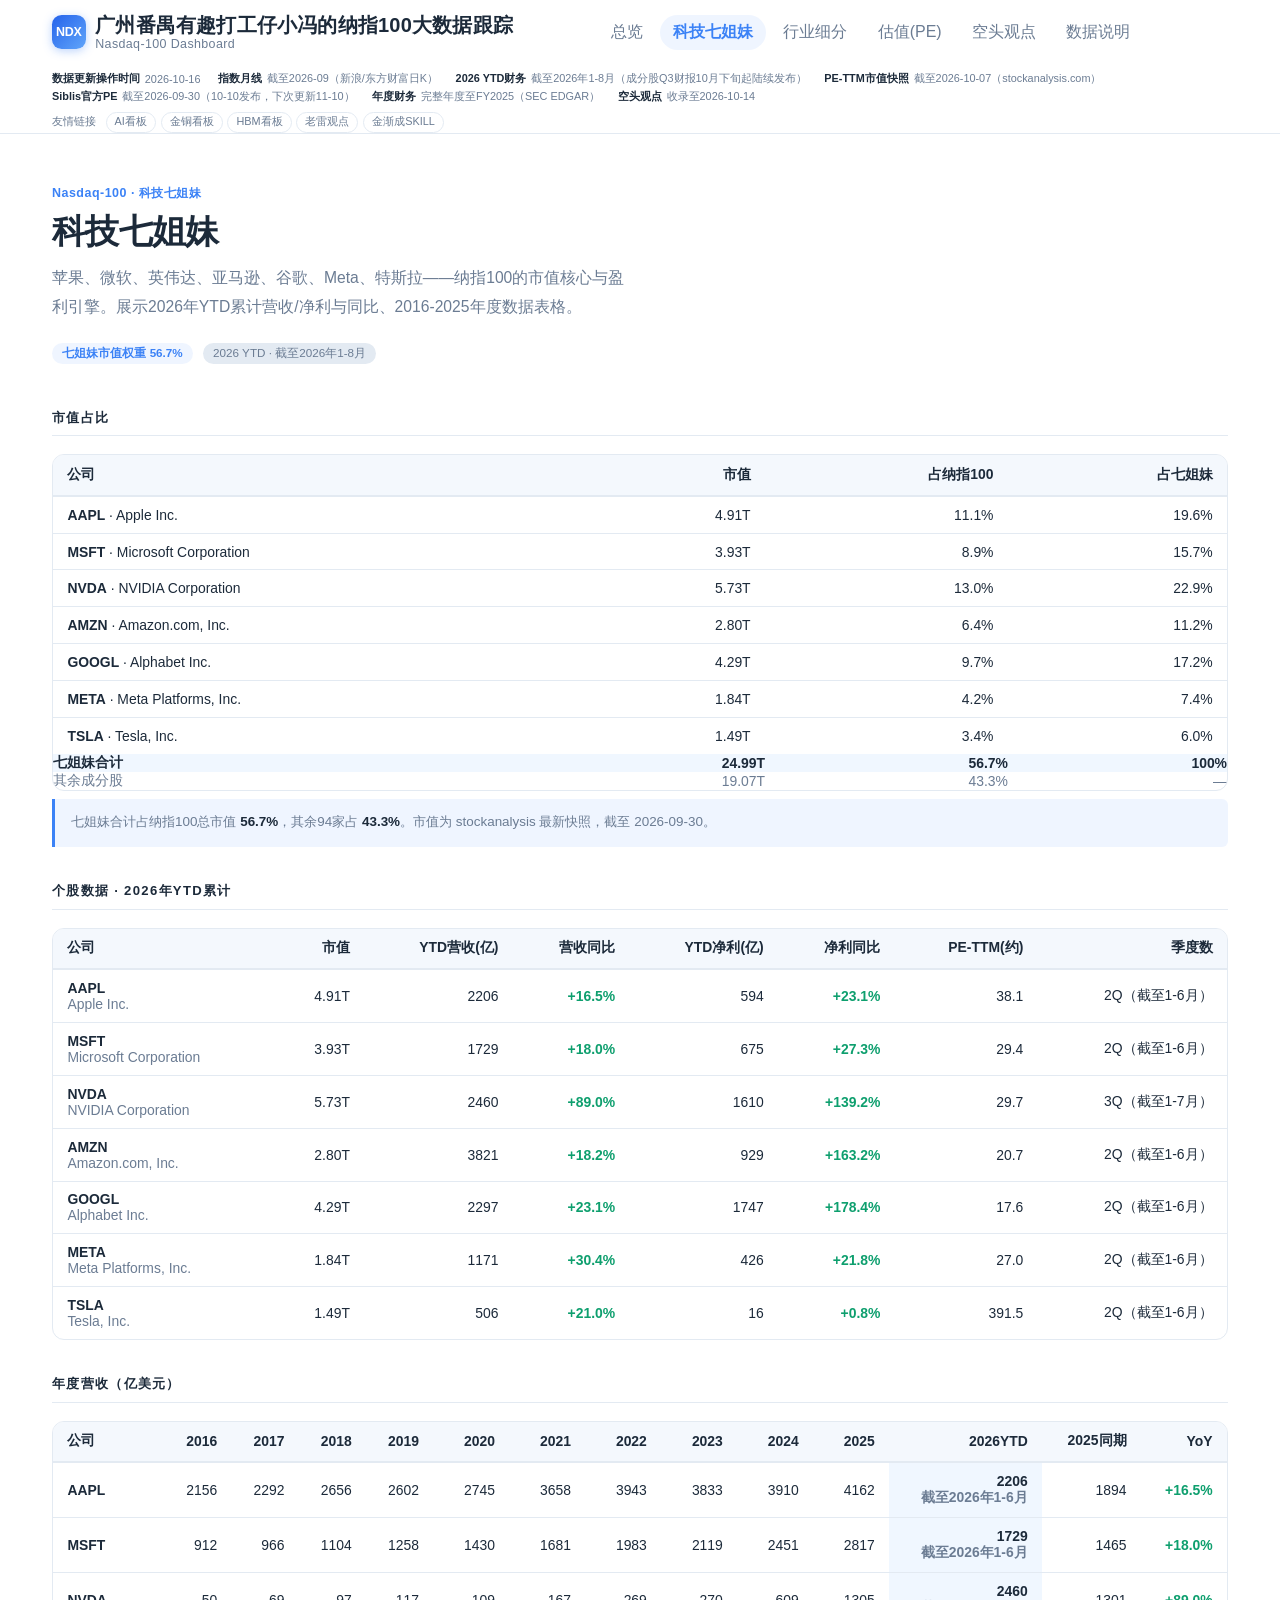
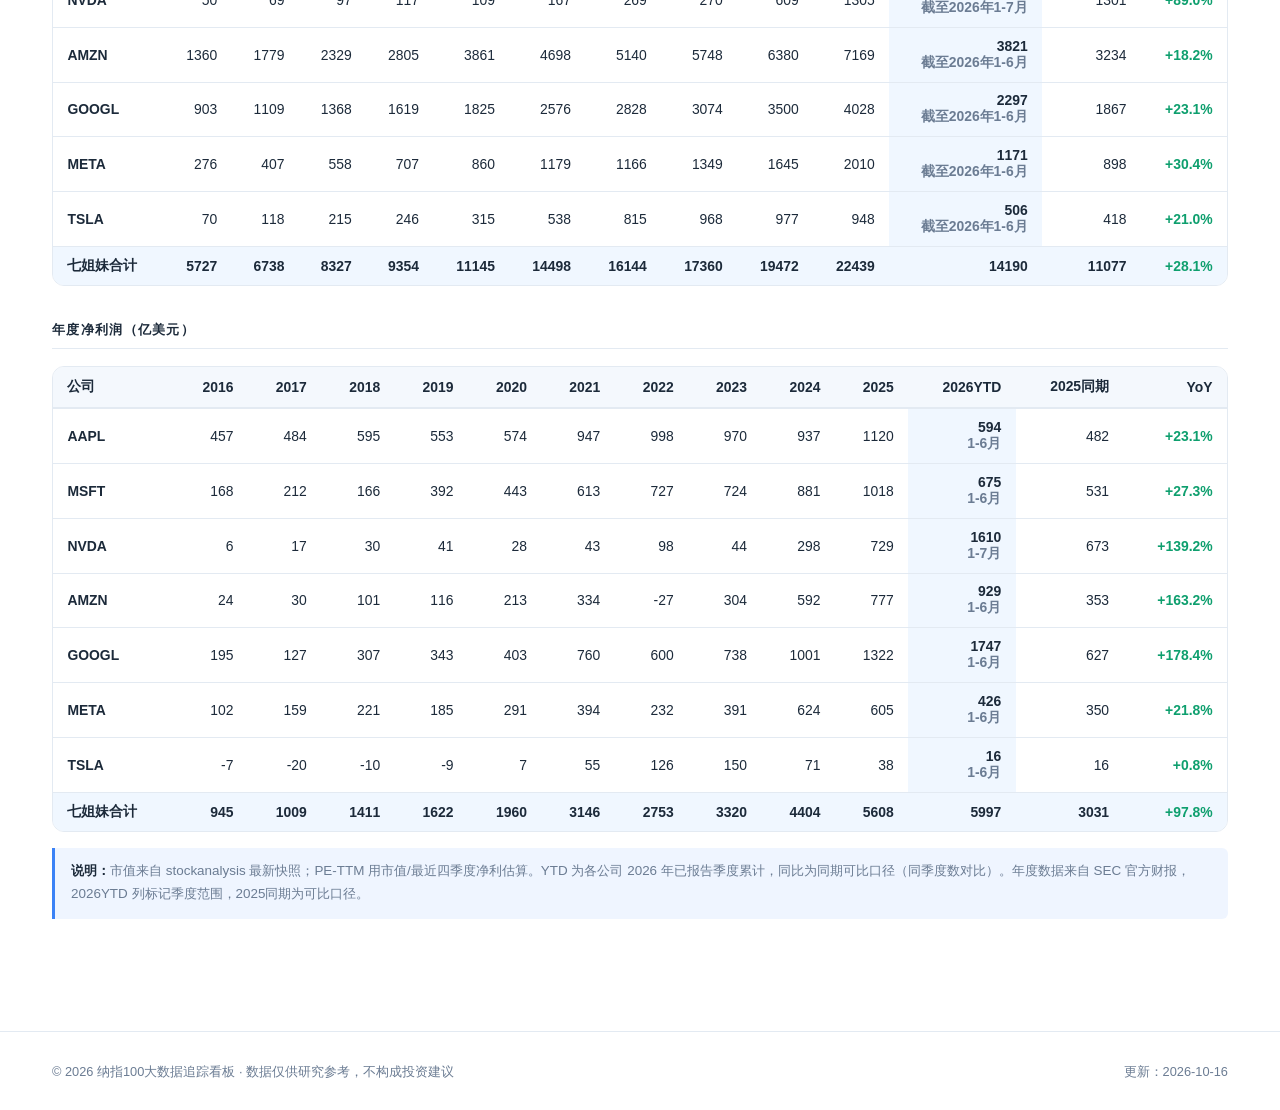
<file: pages/mag7.html>
<!DOCTYPE html>
<html lang="zh-CN">
<head>
  <meta charset="UTF-8">
  <meta name="viewport" content="width=device-width, initial-scale=1.0">
  <link rel="icon" href="data:image/svg+xml,<svg xmlns=%22http://www.w3.org/2000/svg%22 viewBox=%220 0 100 100%22><rect width=%22100%22 height=%22100%22 rx=%2220%22 fill=%22%233b82f6%22/><text x=%2250%22 y=%2268%22 font-size=%2240%22 font-weight=%22bold%22 fill=%22white%22 text-anchor=%22middle%22 font-family=%22Arial%22>NDX</text></svg>">
  <title>科技七姐妹 · 纳指100大数据追踪看板</title>
  <meta name="description" content="纳指100七姐妹（AAPL/MSFT/NVDA/AMZN/GOOGL/META/TSLA）市值占比、YTD营收/净利、年度数据表格。">
  <link rel="stylesheet" href="../css/style.css">
  <script src="../js/data.js"></script>
  <script src="../js/echarts.min.js"></script>
  <script src="../js/site.js"></script>
</head>
<body>
<main>
  <div class="container">
    <section class="hero">
      <div class="breadcrumb">Nasdaq-100 · 科技七姐妹</div>
      <h1>科技七姐妹</h1>
      <p class="subtitle">苹果、微软、英伟达、亚马逊、谷歌、Meta、特斯拉——纳指100的市值核心与盈利引擎。展示2026年YTD累计营收/净利与同比、2016-2025年度数据表格。</p>
      <div class="hero-stats" id="heroStats"></div>
    </section>

    <!-- 市值占比 -->
    <section class="section" id="weight-section">
      <div class="section-header"><h2>市值占比</h2></div>
      <div class="table-wrap">
        <table id="weightTable">
          <thead>
            <tr>
              <th>公司</th>
              <th class="num">市值</th>
              <th class="num">占纳指100</th>
              <th class="num">占七姐妹</th>
            </tr>
          </thead>
          <tbody id="weightBody"></tbody>
          <tfoot id="weightFoot"></tfoot>
        </table>
      </div>
      <div class="note" style="margin-top:8px;">
        七姐妹合计占纳指100总市值 <strong id="mag7Weight"></strong>，其余94家占 <strong id="restWeight"></strong>。市值为 stockanalysis 最新快照，截至 <span id="mcapAsOf"></span>。
      </div>
    </section>

    <!-- 个股 YTD 数据 -->
    <section class="section" id="detail-section">
      <div class="section-header"><h2>个股数据 · 2026年YTD累计</h2></div>
      <div class="table-wrap">
        <table id="detailTable">
          <thead>
            <tr>
              <th>公司</th>
              <th class="num">市值</th>
              <th class="num">YTD营收(亿)</th>
              <th class="num">营收同比</th>
              <th class="num">YTD净利(亿)</th>
              <th class="num">净利同比</th>
              <th class="num">PE-TTM(约)</th>
              <th class="num">季度数</th>
            </tr>
          </thead>
          <tbody id="detailBody"></tbody>
        </table>
      </div>
    </section>

    <!-- 年度营收表格 -->
    <section class="section" id="rev-section">
      <div class="section-header"><h2>年度营收（亿美元）</h2></div>
      <div class="table-wrap">
        <div style="overflow-x:auto;">
        <table id="revTable" class="wide-table">
          <thead id="revHead"></thead>
          <tbody id="revBody"></tbody>
        </table>
        </div>
      </div>
    </section>

    <!-- 年度净利表格 -->
    <section class="section" id="ni-section">
      <div class="section-header"><h2>年度净利润（亿美元）</h2></div>
      <div class="table-wrap">
        <div style="overflow-x:auto;">
        <table id="niTable" class="wide-table">
          <thead id="niHead"></thead>
          <tbody id="niBody"></tbody>
        </table>
        </div>
      </div>
    </section>

    <div class="note">
      <strong>说明：</strong>市值来自 stockanalysis 最新快照；PE-TTM 用市值/最近四季度净利估算。YTD 为各公司 2026 年已报告季度累计，同比为同期可比口径（同季度数对比）。年度数据来自 SEC 官方财报，2026YTD 列标记季度范围，2025同期为可比口径。
    </div>
  </div>
</main>
<script>
  Dash.init('mag7');
  var D = window.NDX_DATA;
  var mag7 = D.mag7;
  var MAG7 = ['AAPL', 'MSFT', 'NVDA', 'AMZN', 'GOOGL', 'META', 'TSLA'];

  // ===== Hero =====
  document.getElementById('heroStats').innerHTML =
    '<span class="badge badge-accent">七姐妹市值权重 ' + (mag7.weight ? mag7.weight.toFixed(1) + '%' : '—') + '</span> ' +
    '<span class="badge">2026 YTD · 截至' + D.ytd.label + '</span>';

  // ===== 市值占比表格 =====
  var totalMcap = mag7.totalMcap || 0;
  var mag7Mcap = mag7.mag7Mcap || 0;
  var weightRows = MAG7.map(function (t) {
    var mc = mag7.marketcap[t] || {};
    var pct = totalMcap > 0 ? (mc.value / totalMcap * 100) : 0;
    var pctMag7 = mag7Mcap > 0 ? (mc.value / mag7Mcap * 100) : 0;
    return '<tr>' +
      '<td><strong>' + Dash.esc(t) + '</strong> · ' + Dash.esc(mag7.meta[t].name) + '</td>' +
      '<td class="num">' + Dash.esc(mc.note || '—') + '</td>' +
      '<td class="num">' + pct.toFixed(1) + '%</td>' +
      '<td class="num">' + pctMag7.toFixed(1) + '%</td>' +
    '</tr>';
  }).join('');
  document.getElementById('weightBody').innerHTML = weightRows;
  document.getElementById('weightFoot').innerHTML =
    '<tr style="font-weight:bold;background:#f0f7ff;">' +
    '<td>七姐妹合计</td>' +
    '<td class="num">' + (mag7Mcap / 1e12).toFixed(2) + 'T</td>' +
    '<td class="num">' + (mag7.weight || 0).toFixed(1) + '%</td>' +
    '<td class="num">100%</td>' +
    '</tr><tr style="color:var(--muted);">' +
    '<td>其余成分股</td>' +
    '<td class="num">' + ((totalMcap - mag7Mcap) / 1e12).toFixed(2) + 'T</td>' +
    '<td class="num">' + (100 - (mag7.weight || 0)).toFixed(1) + '%</td>' +
    '<td class="num">—</td>' +
    '</tr>';
  document.getElementById('mag7Weight').textContent = (mag7.weight || 0).toFixed(1) + '%';
  document.getElementById('restWeight').textContent = (100 - (mag7.weight || 0)).toFixed(1) + '%';
  document.getElementById('mcapAsOf').textContent = D.meta.asOf;

  // ===== 个股 YTD 表格 =====
  var detailRows = MAG7.map(function (t) {
    var info = mag7.meta[t];
    var ytd = mag7.ytdData[t];
    var mc = mag7.marketcap[t] || {};
    // PE估算
    var mcVal = mc.value || 0;
    var qNi = mag7.series[t].quarterly_netincome;
    var ttmNi = 0;
    for (var i = 0; i < Math.min(4, qNi.length); i++) ttmNi += (qNi[i] && qNi[i][1]) || 0;
    var pe = ttmNi > 0 ? mcVal / ttmNi : null;
    return '<tr>' +
      '<td><strong>' + Dash.esc(t) + '</strong><br><span class="text-muted">' + Dash.esc(info.name) + '</span></td>' +
      '<td class="num">' + Dash.esc(mc.note || '—') + '</td>' +
      '<td class="num">' + (ytd.rev / 1e8).toFixed(0) + '</td>' +
      '<td class="num ' + (ytd.revYoy > 0 ? 'text-up' : ytd.revYoy < 0 ? 'text-down' : '') + '">' + Dash.fmtPct(ytd.revYoy) + '</td>' +
      '<td class="num">' + (ytd.ni / 1e8).toFixed(0) + '</td>' +
      '<td class="num ' + (ytd.niYoy > 0 ? 'text-up' : ytd.niYoy < 0 ? 'text-down' : '') + '">' + Dash.fmtPct(ytd.niYoy) + '</td>' +
      '<td class="num">' + (pe ? pe.toFixed(1) : '—') + '</td>' +
      '<td class="num">' + ytd.qCount + 'Q（截至' + Dash.esc(ytd.label) + '）</td>' +
    '</tr>';
  }).join('');
  document.getElementById('detailBody').innerHTML = detailRows;

  // ===== 年度营收表格 =====
  // 列: 公司 | 2016 | 2017 | ... | 2025 | 2026YTD | 2025同期 | YoY
  var years = [];
  for (var y = 2016; y <= 2025; y++) years.push(String(y));
  var revHeadHtml = '<tr><th>公司</th>';
  years.forEach(function(y) { revHeadHtml += '<th class="num">' + y + '</th>'; });
  revHeadHtml += '<th class="num">2026YTD</th><th class="num">2025同期</th><th class="num">YoY</th></tr>';
  document.getElementById('revHead').innerHTML = revHeadHtml;

  var revBodyHtml = MAG7.map(function (t) {
    var table = mag7.annualTable[t];
    var row = '<tr><td><strong>' + Dash.esc(t) + '</strong></td>';
    years.forEach(function (y) {
      var v = table[y] && table[y].rev != null ? (table[y].rev / 1e8).toFixed(0) : '—';
      row += '<td class="num">' + v + '</td>';
    });
    // 2026 YTD
    var ytdRev = table['2026YTD'] ? (table['2026YTD'].rev / 1e8).toFixed(0) : '—';
    var prevRev = table['2025PY'] ? (table['2025PY'].rev / 1e8).toFixed(0) : '—';
    var yoy = table['2026YTD'] && table['2025PY'] && table['2025PY'].rev > 0
      ? Dash.fmtPct((table['2026YTD'].rev / table['2025PY'].rev - 1) * 100) : '—';
    var yoyClass = table['2026YTD'] && table['2025PY'] && table['2026YTD'].rev > table['2025PY'].rev ? 'text-up' : 'text-down';
    row += '<td class="num" style="background:#f0f7ff;font-weight:bold;">' + ytdRev + '<br><span class="text-muted">截至2026年' + (table['2026YTD'] ? table['2026YTD'].label : '') + '</span></td>';
    row += '<td class="num">' + prevRev + '</td>';
    row += '<td class="num ' + yoyClass + '">' + yoy + '</td>';
    row += '</tr>';
    return row;
  }).join('');
  // 合计行
  var sumRow = '<tr style="font-weight:bold;background:#f0f7ff;"><td>七姐妹合计</td>';
  years.forEach(function (y) {
    var sum = 0, cnt = 0;
    MAG7.forEach(function (t) {
      if (mag7.annualTable[t][y] && mag7.annualTable[t][y].rev != null) { sum += mag7.annualTable[t][y].rev; cnt++; }
    });
    sumRow += '<td class="num">' + (cnt > 0 ? (sum / 1e8).toFixed(0) : '—') + '</td>';
  });
  var sumYtd = 0, sumPrev = 0;
  MAG7.forEach(function (t) {
    if (mag7.annualTable[t]['2026YTD']) sumYtd += mag7.annualTable[t]['2026YTD'].rev;
    if (mag7.annualTable[t]['2025PY']) sumPrev += mag7.annualTable[t]['2025PY'].rev;
  });
  sumRow += '<td class="num" style="font-weight:bold;">' + (sumYtd / 1e8).toFixed(0) + '</td>';
  sumRow += '<td class="num">' + (sumPrev / 1e8).toFixed(0) + '</td>';
  sumRow += '<td class="num ' + (sumYtd > sumPrev ? 'text-up' : 'text-down') + '">' + (sumPrev > 0 ? Dash.fmtPct((sumYtd/sumPrev-1)*100) : '—') + '</td>';
  sumRow += '</tr>';
  document.getElementById('revBody').innerHTML = revBodyHtml + sumRow;

  // ===== 年度净利表格 =====
  var niHeadHtml = '<tr><th>公司</th>';
  years.forEach(function(y) { niHeadHtml += '<th class="num">' + y + '</th>'; });
  niHeadHtml += '<th class="num">2026YTD</th><th class="num">2025同期</th><th class="num">YoY</th></tr>';
  document.getElementById('niHead').innerHTML = niHeadHtml;

  var niBodyHtml = MAG7.map(function (t) {
    var table = mag7.annualTable[t];
    var row = '<tr><td><strong>' + Dash.esc(t) + '</strong></td>';
    years.forEach(function (y) {
      var v = table[y] && table[y].ni != null ? (table[y].ni / 1e8).toFixed(0) : '—';
      row += '<td class="num">' + v + '</td>';
    });
    var ytdNi = table['2026YTD'] ? (table['2026YTD'].ni / 1e8).toFixed(0) : '—';
    var prevNi = table['2025PY'] ? (table['2025PY'].ni / 1e8).toFixed(0) : '—';
    var yoy = table['2026YTD'] && table['2025PY'] && table['2025PY'].ni > 0
      ? Dash.fmtPct((table['2026YTD'].ni / table['2025PY'].ni - 1) * 100) : '—';
    var yoyClass = table['2026YTD'] && table['2025PY'] && table['2026YTD'].ni > table['2025PY'].ni ? 'text-up' : 'text-down';
    row += '<td class="num" style="background:#f0f7ff;font-weight:bold;">' + ytdNi + '<br><span class="text-muted">' + (table['2026YTD'] ? table['2026YTD'].label : '') + '</span></td>';
    row += '<td class="num">' + prevNi + '</td>';
    row += '<td class="num ' + yoyClass + '">' + yoy + '</td>';
    row += '</tr>';
    return row;
  }).join('');
  // 合计行
  var sumNiRow = '<tr style="font-weight:bold;background:#f0f7ff;"><td>七姐妹合计</td>';
  years.forEach(function (y) {
    var sum = 0, cnt = 0;
    MAG7.forEach(function (t) {
      if (mag7.annualTable[t][y] && mag7.annualTable[t][y].ni != null) { sum += mag7.annualTable[t][y].ni; cnt++; }
    });
    sumNiRow += '<td class="num">' + (cnt > 0 ? (sum / 1e8).toFixed(0) : '—') + '</td>';
  });
  var sumYtdNi = 0, sumPrevNi = 0;
  MAG7.forEach(function (t) {
    if (mag7.annualTable[t]['2026YTD']) sumYtdNi += mag7.annualTable[t]['2026YTD'].ni;
    if (mag7.annualTable[t]['2025PY']) sumPrevNi += mag7.annualTable[t]['2025PY'].ni;
  });
  sumNiRow += '<td class="num" style="font-weight:bold;">' + (sumYtdNi / 1e8).toFixed(0) + '</td>';
  sumNiRow += '<td class="num">' + (sumPrevNi / 1e8).toFixed(0) + '</td>';
  sumNiRow += '<td class="num ' + (sumYtdNi > sumPrevNi ? 'text-up' : 'text-down') + '">' + (sumPrevNi > 0 ? Dash.fmtPct((sumYtdNi/sumPrevNi-1)*100) : '—') + '</td>';
  sumNiRow += '</tr>';
  document.getElementById('niBody').innerHTML = niBodyHtml + sumNiRow;
</script>
</body>
</html>
</file>
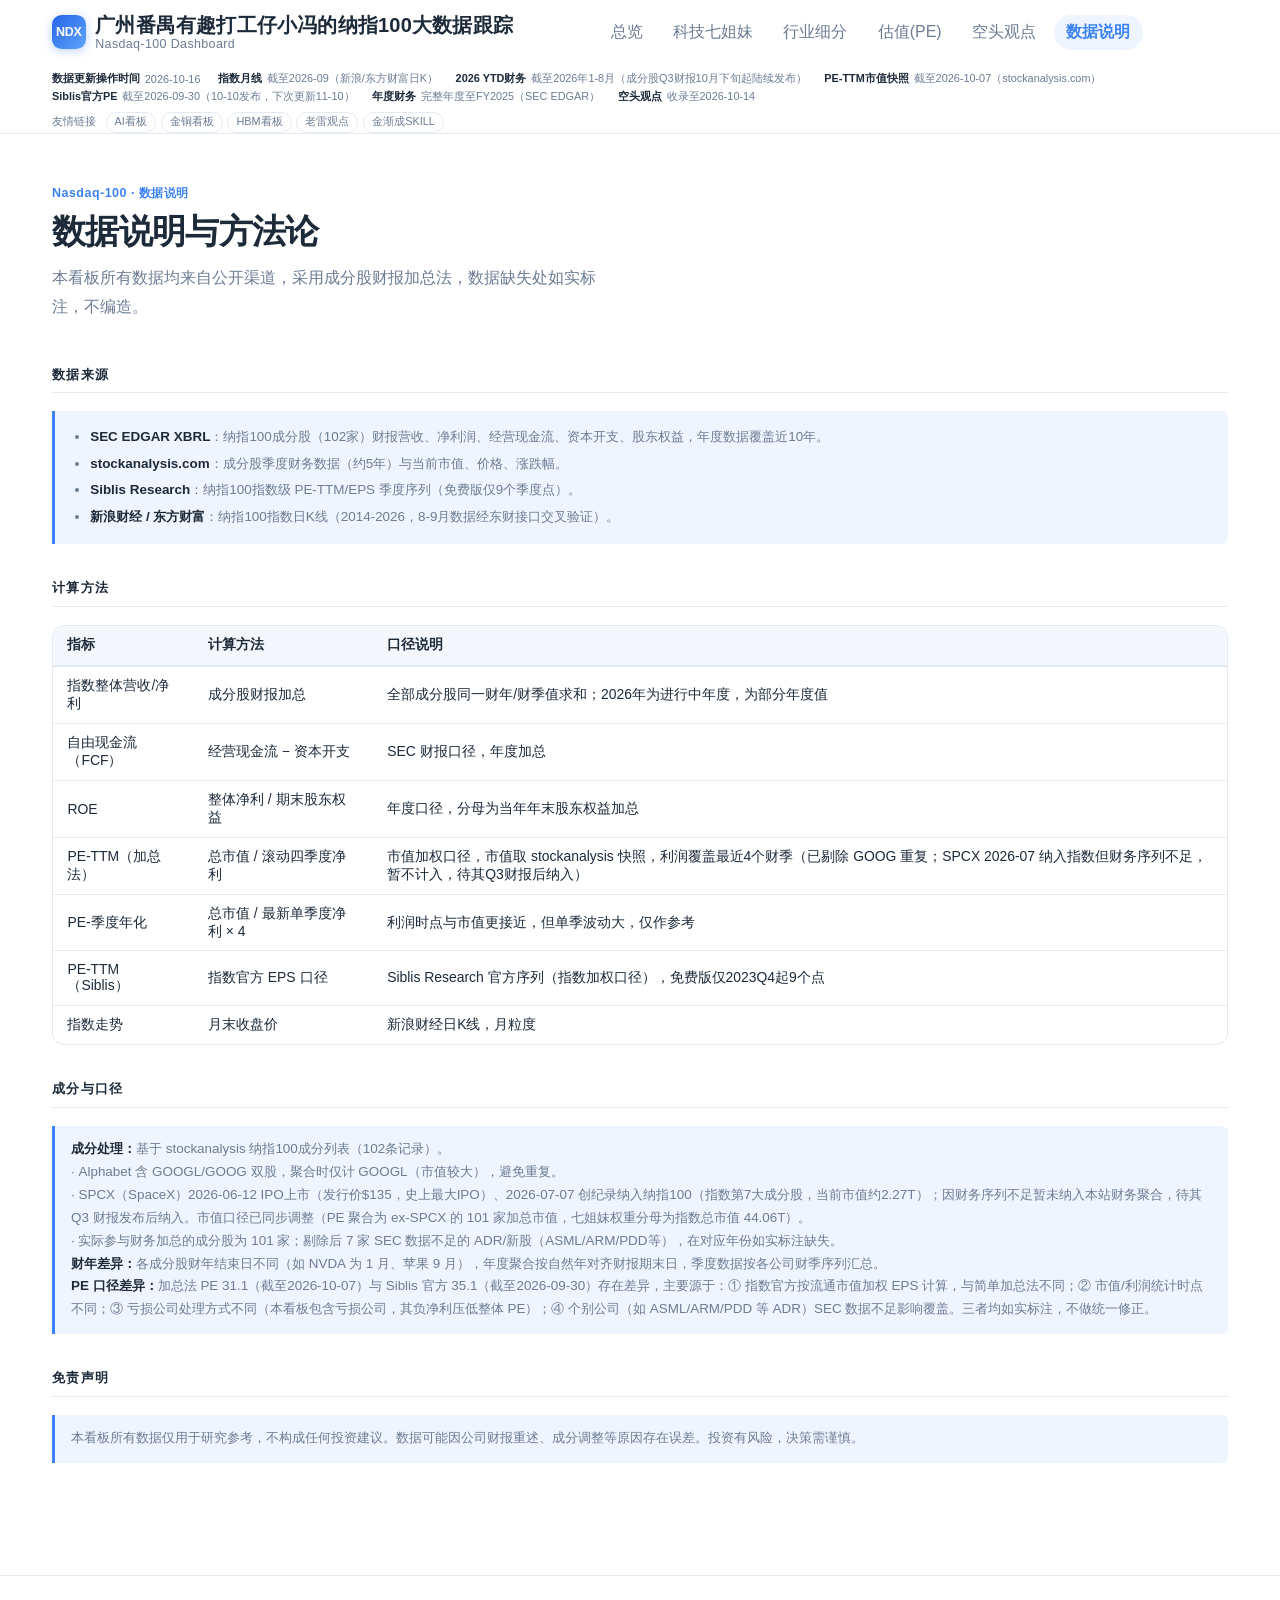
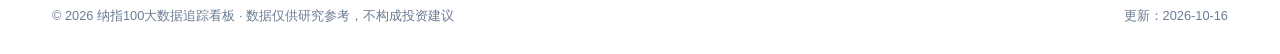
<file: pages/methodology.html>
<!DOCTYPE html>
<html lang="zh-CN">
<head>
  <meta charset="UTF-8">
  <meta name="viewport" content="width=device-width, initial-scale=1.0">
  <link rel="icon" href="data:image/svg+xml,<svg xmlns=%22http://www.w3.org/2000/svg%22 viewBox=%220 0 100 100%22><rect width=%22100%22 height=%22100%22 rx=%2220%22 fill=%22%233b82f6%22/><text x=%2250%22 y=%2268%22 font-size=%2240%22 font-weight=%22bold%22 fill=%22white%22 text-anchor=%22middle%22 font-family=%22Arial%22>NDX</text></svg>">
  <title>数据说明 · 纳指100大数据追踪看板</title>
  <meta name="description" content="纳指100大数据追踪看板的数据来源、计算方法与口径说明。">
  <link rel="stylesheet" href="../css/style.css">
  <script src="../js/data.js"></script>
  <script src="../js/site.js"></script>
</head>
<body>
<main>
  <div class="container">
    <section class="hero">
      <div class="breadcrumb">Nasdaq-100 · 数据说明</div>
      <h1>数据说明与方法论</h1>
      <p class="subtitle">本看板所有数据均来自公开渠道，采用成分股财报加总法，数据缺失处如实标注，不编造。</p>
    </section>

    <section class="section">
      <div class="section-header"><h2>数据来源</h2></div>
      <div class="note" style="margin-top:0;">
        <ul style="padding-left:1.2rem; line-height:2;">
          <li><strong>SEC EDGAR XBRL</strong>：纳指100成分股（102家）财报营收、净利润、经营现金流、资本开支、股东权益，年度数据覆盖近10年。</li>
          <li><strong>stockanalysis.com</strong>：成分股季度财务数据（约5年）与当前市值、价格、涨跌幅。</li>
          <li><strong>Siblis Research</strong>：纳指100指数级 PE-TTM/EPS 季度序列（免费版仅9个季度点）。</li>
          <li><strong>新浪财经 / 东方财富</strong>：纳指100指数日K线（2014-2026，8-9月数据经东财接口交叉验证）。</li>
        </ul>
      </div>
    </section>

    <section class="section">
      <div class="section-header"><h2>计算方法</h2></div>
      <div class="table-wrap">
        <table>
          <thead><tr><th>指标</th><th>计算方法</th><th>口径说明</th></tr></thead>
          <tbody>
            <tr><td>指数整体营收/净利</td><td>成分股财报加总</td><td>全部成分股同一财年/财季值求和；2026年为进行中年度，为部分年度值</td></tr>
            <tr><td>自由现金流（FCF）</td><td>经营现金流 − 资本开支</td><td>SEC 财报口径，年度加总</td></tr>
            <tr><td>ROE</td><td>整体净利 / 期末股东权益</td><td>年度口径，分母为当年年末股东权益加总</td></tr>
            <tr><td>PE-TTM（加总法）</td><td>总市值 / 滚动四季度净利</td><td>市值加权口径，市值取 stockanalysis 快照，利润覆盖最近4个财季（已剔除 GOOG 重复；SPCX 2026-07 纳入指数但财务序列不足，暂不计入，待其Q3财报后纳入）</td></tr>
            <tr><td>PE-季度年化</td><td>总市值 / 最新单季度净利 × 4</td><td>利润时点与市值更接近，但单季波动大，仅作参考</td></tr>
            <tr><td>PE-TTM（Siblis）</td><td>指数官方 EPS 口径</td><td>Siblis Research 官方序列（指数加权口径），免费版仅2023Q4起9个点</td></tr>
            <tr><td>指数走势</td><td>月末收盘价</td><td>新浪财经日K线，月粒度</td></tr>
          </tbody>
        </table>
      </div>
    </section>

    <section class="section">
      <div class="section-header"><h2>成分与口径</h2></div>
      <div class="note" style="margin-top:0;">
        <strong>成分处理：</strong>基于 stockanalysis 纳指100成分列表（102条记录）。<br>
        · Alphabet 含 GOOGL/GOOG 双股，聚合时仅计 GOOGL（市值较大），避免重复。<br>
        · SPCX（SpaceX）2026-06-12 IPO上市（发行价$135，史上最大IPO）、2026-07-07 创纪录纳入纳指100（指数第7大成分股，当前市值约2.27T）；因财务序列不足暂未纳入本站财务聚合，待其 Q3 财报发布后纳入。市值口径已同步调整（PE 聚合为 ex-SPCX 的 101 家加总市值，七姐妹权重分母为指数总市值 44.06T）。<br>
        · 实际参与财务加总的成分股为 101 家；剔除后 7 家 SEC 数据不足的 ADR/新股（ASML/ARM/PDD等），在对应年份如实标注缺失。<br>
        <strong>财年差异：</strong>各成分股财年结束日不同（如 NVDA 为 1 月、苹果 9 月），年度聚合按自然年对齐财报期末日，季度数据按各公司财季序列汇总。<br>
          <strong>PE 口径差异：</strong>加总法 PE 31.1（截至2026-10-07）与 Siblis 官方 35.1（截至2026-09-30）存在差异，主要源于：① 指数官方按流通市值加权 EPS 计算，与简单加总法不同；② 市值/利润统计时点不同；③ 亏损公司处理方式不同（本看板包含亏损公司，其负净利压低整体 PE）；④ 个别公司（如 ASML/ARM/PDD 等 ADR）SEC 数据不足影响覆盖。三者均如实标注，不做统一修正。
      </div>
    </section>

    <section class="section">
      <div class="section-header"><h2>免责声明</h2></div>
      <div class="note" style="margin-top:0;">
        本看板所有数据仅用于研究参考，不构成任何投资建议。数据可能因公司财报重述、成分调整等原因存在误差。投资有风险，决策需谨慎。
      </div>
    </section>
  </div>
</main>
<script>
  Dash.init('methodology');
</script>
</body>
</html>
</file>
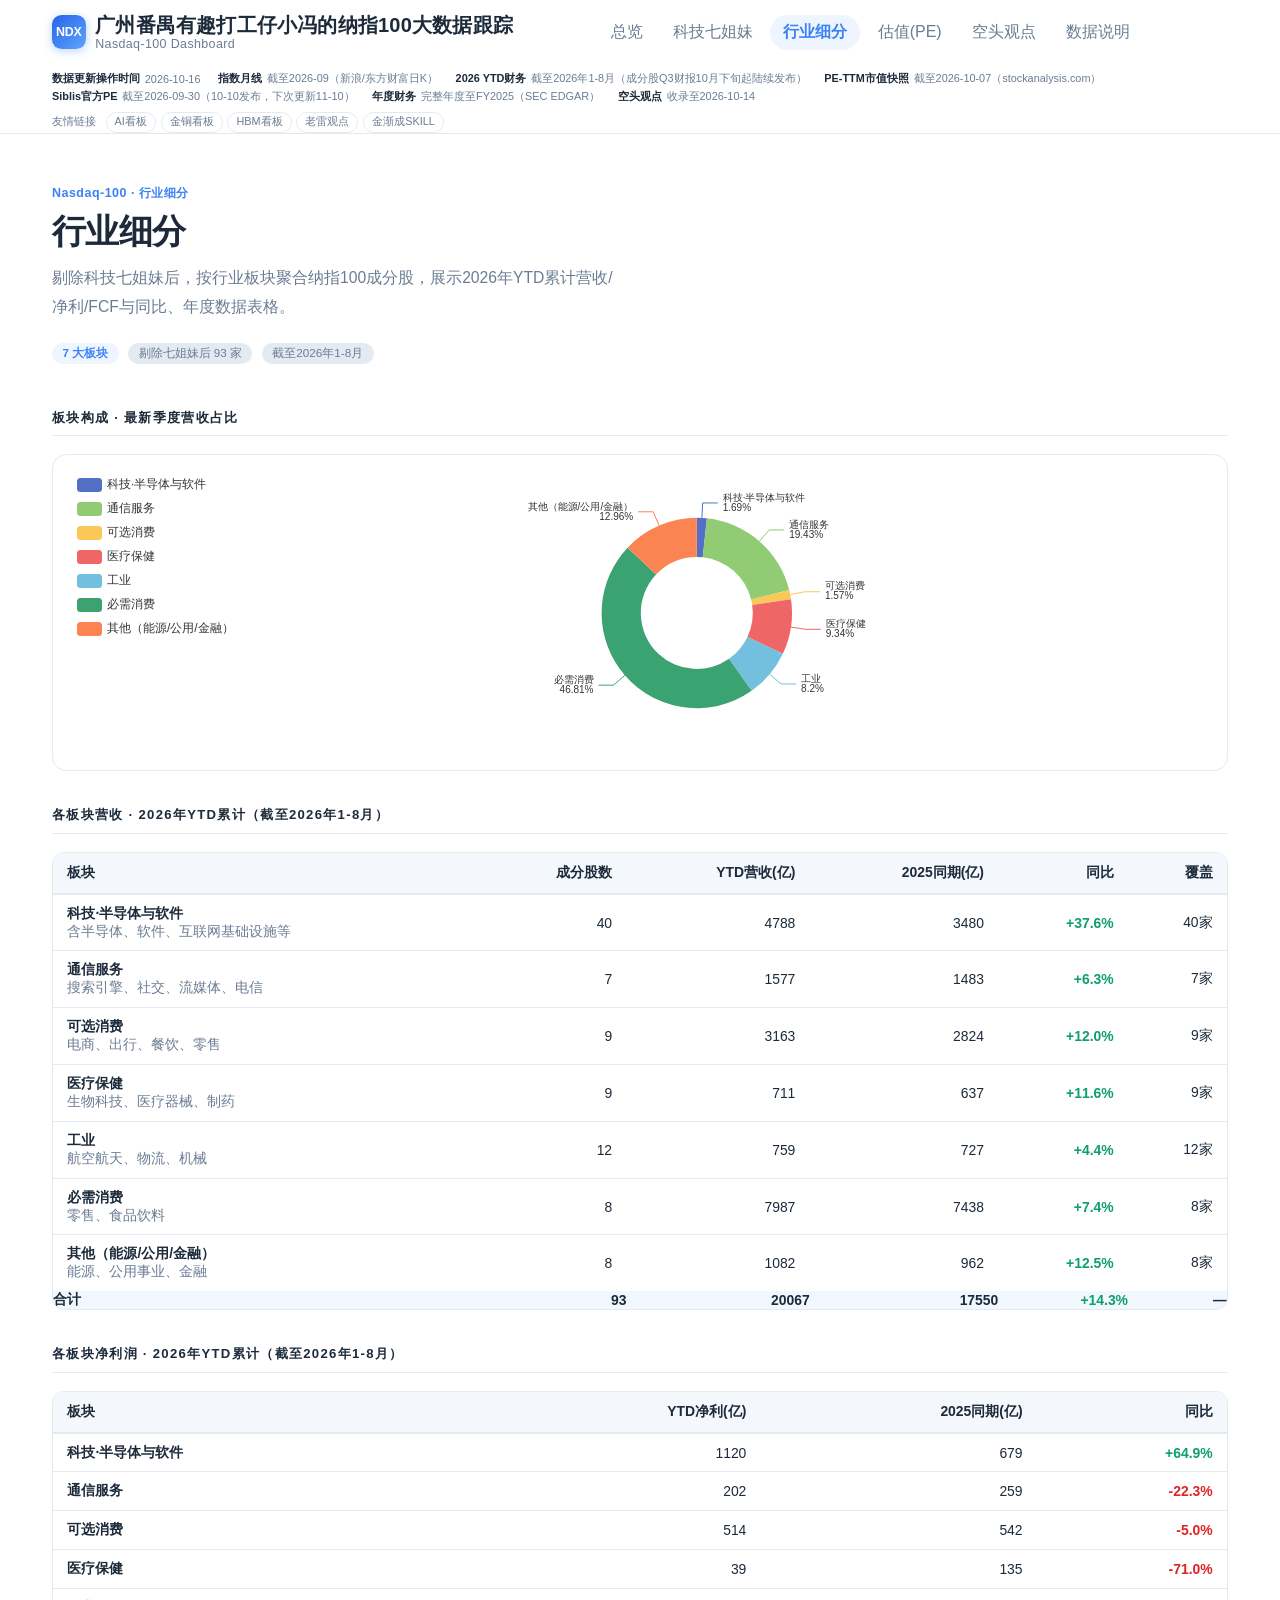
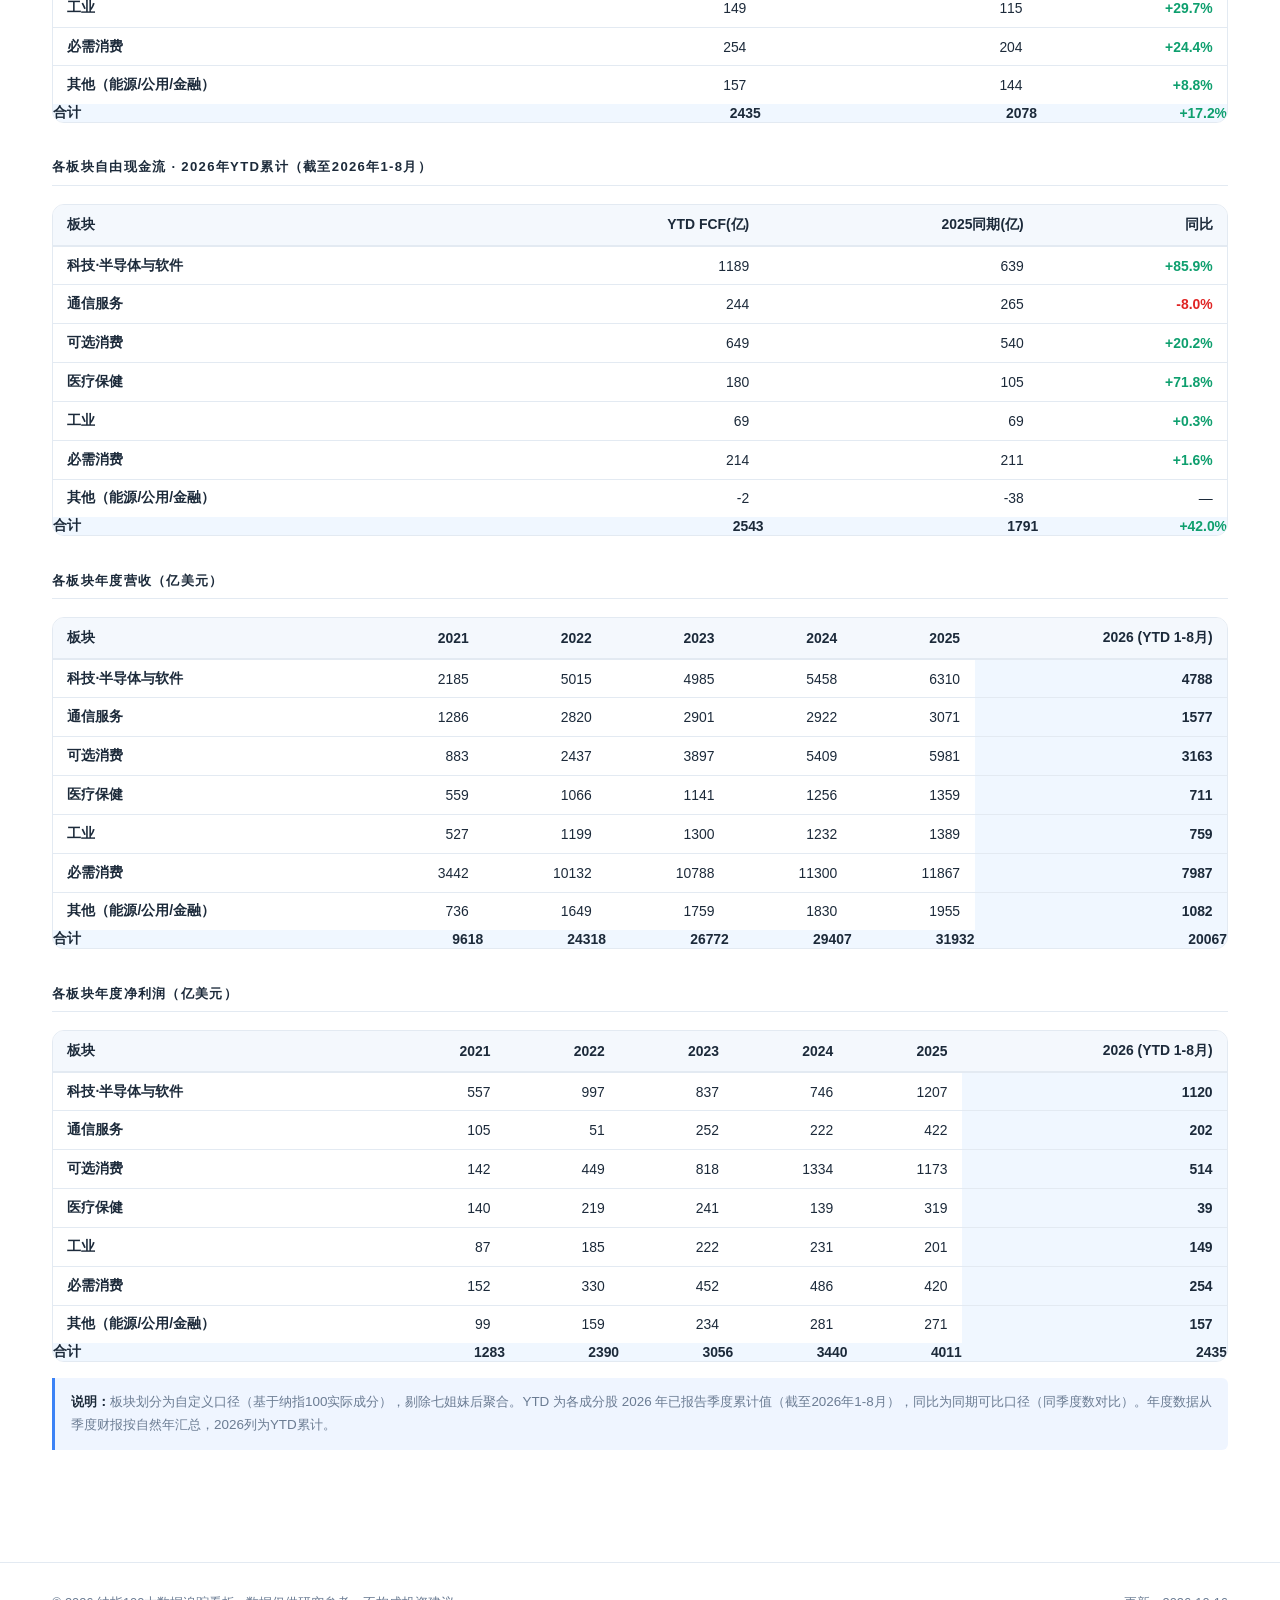
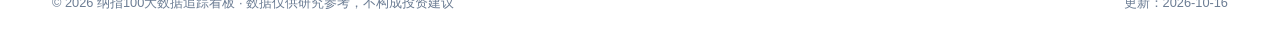
<file: pages/sectors.html>
<!DOCTYPE html>
<html lang="zh-CN">
<head>
  <meta charset="UTF-8">
  <meta name="viewport" content="width=device-width, initial-scale=1.0">
  <link rel="icon" href="data:image/svg+xml,<svg xmlns=%22http://www.w3.org/2000/svg%22 viewBox=%220 0 100 100%22><rect width=%22100%22 height=%22100%22 rx=%2220%22 fill=%22%233b82f6%22/><text x=%2250%22 y=%2268%22 font-size=%2240%22 font-weight=%22bold%22 fill=%22white%22 text-anchor=%22middle%22 font-family=%22Arial%22>NDX</text></svg>">
  <title>行业细分 · 纳指100大数据追踪看板</title>
  <meta name="description" content="纳指100剔除七姐妹后按行业细分，YTD营收/净利/FCF与同比，年度数据表格。">
  <link rel="stylesheet" href="../css/style.css">
  <script src="../js/data.js"></script>
  <script src="../js/echarts.min.js"></script>
  <script src="../js/site.js"></script>
</head>
<body>
<main>
  <div class="container">
    <section class="hero">
      <div class="breadcrumb">Nasdaq-100 · 行业细分</div>
      <h1>行业细分</h1>
      <p class="subtitle">剔除科技七姐妹后，按行业板块聚合纳指100成分股，展示2026年YTD累计营收/净利/FCF与同比、年度数据表格。</p>
      <div class="hero-stats" id="heroStats"></div>
    </section>

    <!-- 板块构成 -->
    <section class="section" id="share-section">
      <div class="section-header"><h2>板块构成 · 最新季度营收占比</h2></div>
      <div class="chart-card">
        <div class="chart-box sm" id="shareChart"></div>
      </div>
    </section>

    <!-- 板块 YTD 营收表格 -->
    <section class="section" id="rev-section">
      <div class="section-header"><h2>各板块营收 · 2026年YTD累计（截至<span id="revYtdLabel"></span>）</h2></div>
      <div class="table-wrap">
        <table id="revTable">
          <thead>
            <tr>
              <th>板块</th>
              <th class="num">成分股数</th>
              <th class="num">YTD营收(亿)</th>
              <th class="num">2025同期(亿)</th>
              <th class="num">同比</th>
              <th class="num">覆盖</th>
            </tr>
          </thead>
          <tbody id="revBody"></tbody>
          <tfoot id="revFoot"></tfoot>
        </table>
      </div>
    </section>

    <!-- 板块 YTD 净利表格 -->
    <section class="section" id="ni-section">
      <div class="section-header"><h2>各板块净利润 · 2026年YTD累计（截至<span id="niYtdLabel"></span>）</h2></div>
      <div class="table-wrap">
        <table id="niTable">
          <thead>
            <tr>
              <th>板块</th>
              <th class="num">YTD净利(亿)</th>
              <th class="num">2025同期(亿)</th>
              <th class="num">同比</th>
            </tr>
          </thead>
          <tbody id="niBody"></tbody>
          <tfoot id="niFoot"></tfoot>
        </table>
      </div>
    </section>

    <!-- 板块 YTD FCF 表格 -->
    <section class="section" id="fcf-section">
      <div class="section-header"><h2>各板块自由现金流 · 2026年YTD累计（截至<span id="fcfYtdLabel"></span>）</h2></div>
      <div class="table-wrap">
        <table id="fcfTable">
          <thead>
            <tr>
              <th>板块</th>
              <th class="num">YTD FCF(亿)</th>
              <th class="num">2025同期(亿)</th>
              <th class="num">同比</th>
            </tr>
          </thead>
          <tbody id="fcfBody"></tbody>
          <tfoot id="fcfFoot"></tfoot>
        </table>
      </div>
    </section>

    <!-- 板块年度营收表格 -->
    <section class="section" id="annual-rev-section">
      <div class="section-header"><h2>各板块年度营收（亿美元）</h2></div>
      <div class="table-wrap">
        <div style="overflow-x:auto;">
        <table id="annualRevTable" class="wide-table">
          <thead id="annualRevHead"></thead>
          <tbody id="annualRevBody"></tbody>
          <tfoot id="annualRevFoot"></tfoot>
        </table>
        </div>
      </div>
    </section>

    <!-- 板块年度净利表格 -->
    <section class="section" id="annual-ni-section">
      <div class="section-header"><h2>各板块年度净利润（亿美元）</h2></div>
      <div class="table-wrap">
        <div style="overflow-x:auto;">
        <table id="annualNiTable" class="wide-table">
          <thead id="annualNiHead"></thead>
          <tbody id="annualNiBody"></tbody>
          <tfoot id="annualNiFoot"></tfoot>
        </table>
        </div>
      </div>
    </section>

    <div class="note">
      <strong>说明：</strong>板块划分为自定义口径（基于纳指100实际成分），剔除七姐妹后聚合。YTD 为各成分股 2026 年已报告季度累计值（截至<span id="noteYtdLabel"></span>），同比为同期可比口径（同季度数对比）。年度数据从季度财报按自然年汇总，2026列为YTD累计。
    </div>
  </div>
</main>
<script>
  Dash.init('sectors');
  var D = window.NDX_DATA;
  var sectors = D.sectors;
  var ytd = D.ytd;
  var keys = Object.keys(sectors);
  var ytdLabel = ytd.label || '';
  var ytdShort = ytd.labelShort || '';

  // ===== Hero =====
  var totalCount = 0;
  keys.forEach(function (k) { totalCount += sectors[k].count; });
  document.getElementById('heroStats').innerHTML =
    '<span class="badge badge-accent">' + keys.length + ' 大板块</span> ' +
    '<span class="badge">剔除七姐妹后 ' + totalCount + ' 家</span> ' +
    '<span class="badge">截至' + ytdLabel + '</span>';

  // 标签填充
  document.getElementById('revYtdLabel').textContent = ytdLabel;
  document.getElementById('niYtdLabel').textContent = ytdLabel;
  document.getElementById('fcfYtdLabel').textContent = ytdLabel;
  document.getElementById('noteYtdLabel').textContent = ytdLabel;

  // ===== 板块营收占比饼图 =====
  var shareChart = echarts.init(document.getElementById('shareChart'));
  var shareData = keys.map(function (k) {
    var qr = sectors[k].quarterly_revenue;
    var v = qr.length ? qr[qr.length - 1][1] : 0;
    return { name: sectors[k].label, value: Math.round(v / 1e8) };
  });
  shareChart.setOption({
    tooltip: { trigger: 'item', formatter: '{b}: {c}亿美元 ({d}%)' },
    legend: { orient: 'vertical', left: 'left', type: 'scroll' },
    series: [{
      name: '营收占比', type: 'pie', radius: ['40%', '68%'],
      center: ['55%', '50%'],
      data: shareData,
      label: { formatter: '{b}\n{d}%', fontSize: 10 },
      emphasis: { itemStyle: { shadowBlur: 10, shadowOffsetX: 0, shadowColor: 'rgba(0,0,0,0.2)' } }
    }]
  });

  // ===== YTD 营收表格 =====
  var revRows = keys.map(function (k) {
    var s = sectors[k];
    var y = s.ytd;
    return '<tr>' +
      '<td><strong>' + Dash.esc(s.label) + '</strong><br><span class="text-muted">' + Dash.esc(s.desc) + '</span></td>' +
      '<td class="num">' + s.count + '</td>' +
      '<td class="num">' + (y.rev / 1e8).toFixed(0) + '</td>' +
      '<td class="num">' + (y.prevRev / 1e8).toFixed(0) + '</td>' +
      '<td class="num ' + (y.revYoy > 0 ? 'text-up' : y.revYoy < 0 ? 'text-down' : '') + '">' + Dash.fmtPct(y.revYoy) + '</td>' +
      '<td class="num">' + y.count + '家</td>' +
    '</tr>';
  }).join('');
  document.getElementById('revBody').innerHTML = revRows;
  var sumRev = 0, sumPrevRev = 0;
  keys.forEach(function (k) { sumRev += sectors[k].ytd.rev; sumPrevRev += sectors[k].ytd.prevRev; });
  document.getElementById('revFoot').innerHTML =
    '<tr style="font-weight:bold;background:#f0f7ff;"><td>合计</td><td class="num">' + totalCount + '</td>' +
    '<td class="num">' + (sumRev / 1e8).toFixed(0) + '</td>' +
    '<td class="num">' + (sumPrevRev / 1e8).toFixed(0) + '</td>' +
    '<td class="num ' + (sumRev > sumPrevRev ? 'text-up' : 'text-down') + '">' + (sumPrevRev > 0 ? Dash.fmtPct((sumRev/sumPrevRev-1)*100) : '—') + '</td>' +
    '<td class="num">—</td></tr>';

  // ===== YTD 净利表格 =====
  var niRows = keys.map(function (k) {
    var s = sectors[k];
    var y = s.ytd;
    return '<tr>' +
      '<td><strong>' + Dash.esc(s.label) + '</strong></td>' +
      '<td class="num">' + (y.ni / 1e8).toFixed(0) + '</td>' +
      '<td class="num">' + (y.prevNi / 1e8).toFixed(0) + '</td>' +
      '<td class="num ' + (y.niYoy > 0 ? 'text-up' : y.niYoy < 0 ? 'text-down' : '') + '">' + Dash.fmtPct(y.niYoy) + '</td>' +
    '</tr>';
  }).join('');
  document.getElementById('niBody').innerHTML = niRows;
  var sumNi = 0, sumPrevNi = 0;
  keys.forEach(function (k) { sumNi += sectors[k].ytd.ni; sumPrevNi += sectors[k].ytd.prevNi; });
  document.getElementById('niFoot').innerHTML =
    '<tr style="font-weight:bold;background:#f0f7ff;"><td>合计</td>' +
    '<td class="num">' + (sumNi / 1e8).toFixed(0) + '</td>' +
    '<td class="num">' + (sumPrevNi / 1e8).toFixed(0) + '</td>' +
    '<td class="num ' + (sumNi > sumPrevNi ? 'text-up' : 'text-down') + '">' + (sumPrevNi > 0 ? Dash.fmtPct((sumNi/sumPrevNi-1)*100) : '—') + '</td></tr>';

  // ===== YTD FCF 表格 =====
  var fcfRows = keys.map(function (k) {
    var s = sectors[k];
    var y = s.ytd;
    return '<tr>' +
      '<td><strong>' + Dash.esc(s.label) + '</strong></td>' +
      '<td class="num">' + (y.fcf / 1e8).toFixed(0) + '</td>' +
      '<td class="num">' + (y.prevFcf / 1e8).toFixed(0) + '</td>' +
      '<td class="num ' + (y.fcfYoy > 0 ? 'text-up' : y.fcfYoy < 0 ? 'text-down' : '') + '">' + Dash.fmtPct(y.fcfYoy) + '</td>' +
    '</tr>';
  }).join('');
  document.getElementById('fcfBody').innerHTML = fcfRows;
  var sumFcf = 0, sumPrevFcf = 0;
  keys.forEach(function (k) { sumFcf += sectors[k].ytd.fcf; sumPrevFcf += sectors[k].ytd.prevFcf; });
  document.getElementById('fcfFoot').innerHTML =
    '<tr style="font-weight:bold;background:#f0f7ff;"><td>合计</td>' +
    '<td class="num">' + (sumFcf / 1e8).toFixed(0) + '</td>' +
    '<td class="num">' + (sumPrevFcf / 1e8).toFixed(0) + '</td>' +
    '<td class="num ' + (sumFcf > sumPrevFcf ? 'text-up' : 'text-down') + '">' + (sumPrevFcf > 0 ? Dash.fmtPct((sumFcf/sumPrevFcf-1)*100) : '—') + '</td></tr>';

  // ===== 年度营收表格 =====
  // 收集所有年份
  var allYears = {};
  keys.forEach(function (k) {
    (sectors[k].annual_revenue || []).forEach(function (p) {
      if (p[0] >= '2021') allYears[p[0]] = true;
    });
  });
  var yearsList = Object.keys(allYears).sort();

  var revHeadHtml = '<tr><th>板块</th>';
  yearsList.forEach(function(y) {
    revHeadHtml += '<th class="num">' + (y === '2026' ? y + ' (YTD ' + ytdShort + ')' : y) + '</th>';
  });
  revHeadHtml += '</tr>';
  document.getElementById('annualRevHead').innerHTML = revHeadHtml;

  var revBodyHtml = keys.map(function (k) {
    var s = sectors[k];
    var aRev = {};
    (s.annual_revenue || []).forEach(function (p) { aRev[p[0]] = p[1]; });
    var row = '<tr><td><strong>' + Dash.esc(s.label) + '</strong></td>';
    yearsList.forEach(function (y) {
      var v = aRev[y] != null ? (aRev[y] / 1e8).toFixed(0) : '—';
      var style = y === '2026' ? ' style="background:#f0f7ff;font-weight:bold;"' : '';
      row += '<td class="num"' + style + '>' + v + '</td>';
    });
    row += '</tr>';
    return row;
  }).join('');
  // 合计行
  var revFootHtml = '<tr style="font-weight:bold;background:#f0f7ff;"><td>合计</td>';
  yearsList.forEach(function (y) {
    var sum = 0, has = false;
    keys.forEach(function (k) {
      var aRev = {};
      (sectors[k].annual_revenue || []).forEach(function (p) { aRev[p[0]] = p[1]; });
      if (aRev[y] != null) { sum += aRev[y]; has = true; }
    });
    revFootHtml += '<td class="num">' + (has ? (sum / 1e8).toFixed(0) : '—') + '</td>';
  });
  revFootHtml += '</tr>';
  document.getElementById('annualRevBody').innerHTML = revBodyHtml;
  document.getElementById('annualRevFoot').innerHTML = revFootHtml;

  // ===== 年度净利表格 =====
  var niHeadHtml = '<tr><th>板块</th>';
  yearsList.forEach(function(y) {
    niHeadHtml += '<th class="num">' + (y === '2026' ? y + ' (YTD ' + ytdShort + ')' : y) + '</th>';
  });
  niHeadHtml += '</tr>';
  document.getElementById('annualNiHead').innerHTML = niHeadHtml;

  var niBodyHtml = keys.map(function (k) {
    var s = sectors[k];
    var aNi = {};
    (s.annual_netincome || []).forEach(function (p) { aNi[p[0]] = p[1]; });
    var row = '<tr><td><strong>' + Dash.esc(s.label) + '</strong></td>';
    yearsList.forEach(function (y) {
      var v = aNi[y] != null ? (aNi[y] / 1e8).toFixed(0) : '—';
      var style = y === '2026' ? ' style="background:#f0f7ff;font-weight:bold;"' : '';
      row += '<td class="num"' + style + '>' + v + '</td>';
    });
    row += '</tr>';
    return row;
  }).join('');
  var niFootHtml = '<tr style="font-weight:bold;background:#f0f7ff;"><td>合计</td>';
  yearsList.forEach(function (y) {
    var sum = 0, has = false;
    keys.forEach(function (k) {
      var aNi = {};
      (sectors[k].annual_netincome || []).forEach(function (p) { aNi[p[0]] = p[1]; });
      if (aNi[y] != null) { sum += aNi[y]; has = true; }
    });
    niFootHtml += '<td class="num">' + (has ? (sum / 1e8).toFixed(0) : '—') + '</td>';
  });
  niFootHtml += '</tr>';
  document.getElementById('annualNiBody').innerHTML = niBodyHtml;
  document.getElementById('annualNiFoot').innerHTML = niFootHtml;
</script>
</body>
</html>
</file>
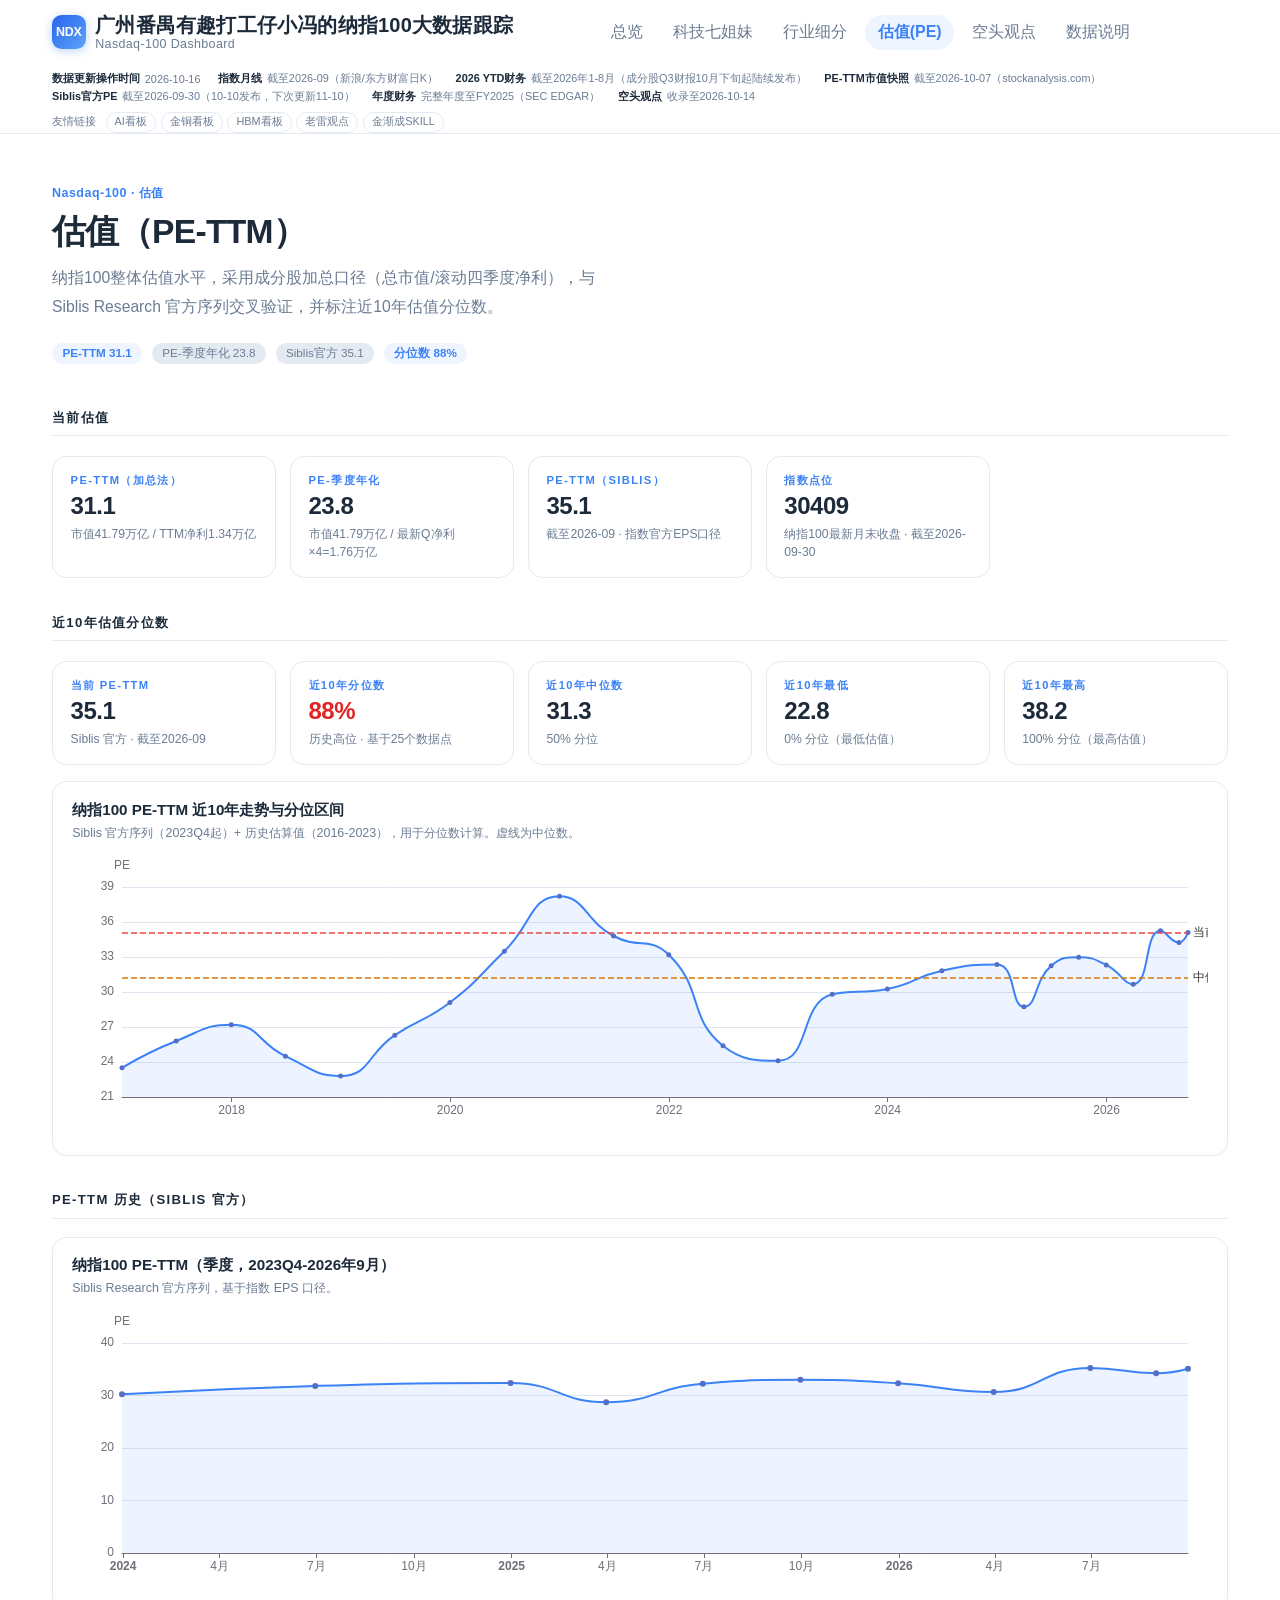
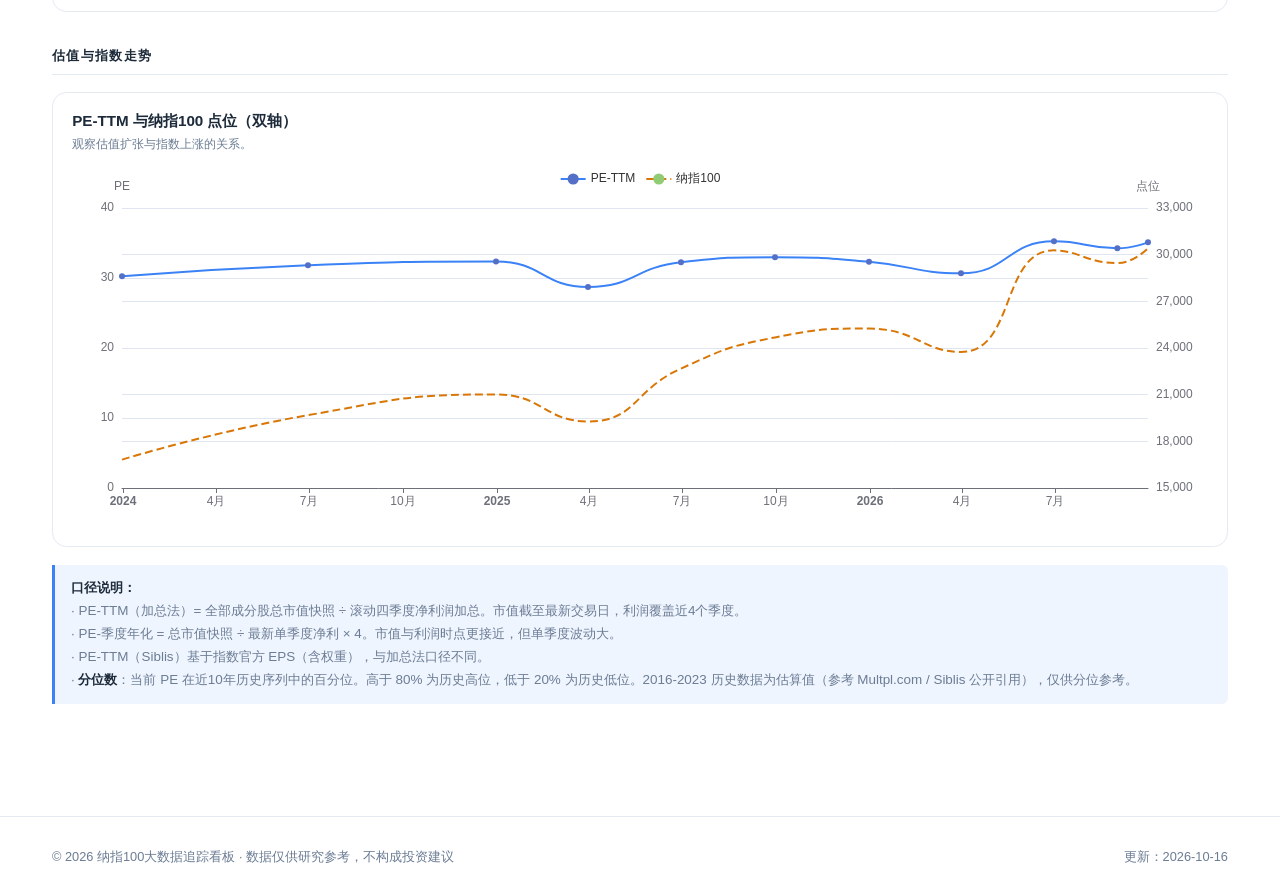
<file: pages/valuation.html>
<!DOCTYPE html>
<html lang="zh-CN">
<head>
  <meta charset="UTF-8">
  <meta name="viewport" content="width=device-width, initial-scale=1.0">
  <link rel="icon" href="data:image/svg+xml,<svg xmlns=%22http://www.w3.org/2000/svg%22 viewBox=%220 0 100 100%22><rect width=%22100%22 height=%22100%22 rx=%2220%22 fill=%22%233b82f6%22/><text x=%2250%22 y=%2268%22 font-size=%2240%22 font-weight=%22bold%22 fill=%22white%22 text-anchor=%22middle%22 font-family=%22Arial%22>NDX</text></svg>">
  <title>估值(PE) · 纳指100大数据追踪看板</title>
  <meta name="description" content="纳指100 PE-TTM 估值：成分股加总法 + Siblis 官方序列 + 近10年估值分位数。">
  <link rel="stylesheet" href="../css/style.css">
  <script src="../js/data.js"></script>
  <script src="../js/echarts.min.js"></script>
  <script src="../js/site.js"></script>
</head>
<body>
<main>
  <div class="container">
    <section class="hero">
      <div class="breadcrumb">Nasdaq-100 · 估值</div>
      <h1>估值（PE-TTM）</h1>
      <p class="subtitle">纳指100整体估值水平，采用成分股加总口径（总市值/滚动四季度净利），与 Siblis Research 官方序列交叉验证，并标注近10年估值分位数。</p>
      <div class="hero-stats" id="heroStats"></div>
    </section>

    <!-- 当前估值卡片 -->
    <section class="section" id="pe-cards">
      <div class="section-header"><h2>当前估值</h2></div>
      <div class="card-grid" id="peCards"></div>
    </section>

    <!-- 估值分位数 -->
    <section class="section" id="percentile-section">
      <div class="section-header"><h2>近10年估值分位数</h2></div>
      <div class="card-grid" id="percentileCards"></div>
      <div class="chart-card" style="margin-top:16px;">
        <h3>纳指100 PE-TTM 近10年走势与分位区间</h3>
        <div class="chart-desc">Siblis 官方序列（2023Q4起）+ 历史估算值（2016-2023），用于分位数计算。虚线为中位数。</div>
        <div class="chart-box sm" id="percentileChart"></div>
      </div>
    </section>

    <!-- PE-TTM 历史（Siblis官方） -->
    <section class="section" id="siblis-section">
      <div class="section-header"><h2>PE-TTM 历史（Siblis 官方）</h2></div>
      <div class="chart-card">
        <h3>纳指100 PE-TTM（季度，2023Q4-2026年9月）</h3>
        <div class="chart-desc">Siblis Research 官方序列，基于指数 EPS 口径。</div>
        <div class="chart-box sm" id="siblisChart"></div>
      </div>
    </section>

    <!-- 估值 vs 指数走势 -->
    <section class="section" id="pe-index-section">
      <div class="section-header"><h2>估值与指数走势</h2></div>
      <div class="chart-card">
        <h3>PE-TTM 与纳指100 点位（双轴）</h3>
        <div class="chart-desc">观察估值扩张与指数上涨的关系。</div>
        <div class="chart-box" id="peIndexChart"></div>
      </div>
    </section>

    <div class="note">
      <strong>口径说明：</strong><br>
      · PE-TTM（加总法）= 全部成分股总市值快照 ÷ 滚动四季度净利润加总。市值截至最新交易日，利润覆盖近4个季度。<br>
      · PE-季度年化 = 总市值快照 ÷ 最新单季度净利 × 4。市值与利润时点更接近，但单季度波动大。<br>
      · PE-TTM（Siblis）基于指数官方 EPS（含权重），与加总法口径不同。<br>
      · <strong>分位数</strong>：当前 PE 在近10年历史序列中的百分位。高于 80% 为历史高位，低于 20% 为历史低位。2016-2023 历史数据为估算值（参考 Multpl.com / Siblis 公开引用），仅供分位参考。
    </div>
  </div>
</main>
<script>
  Dash.init('valuation');
  var D = window.NDX_DATA;

  // ===== Hero =====
  var peInfo = D.pe;
  var siblisLast = D.siblis_pe[D.siblis_pe.length - 1];
  var pctile = D.pe_percentile;
  document.getElementById('heroStats').innerHTML =
    '<span class="badge badge-accent">PE-TTM ' + (peInfo.peTtm ? peInfo.peTtm.toFixed(1) : '—') + '</span> ' +
    '<span class="badge">PE-季度年化 ' + (peInfo.peAnnualized ? peInfo.peAnnualized.toFixed(1) : '—') + '</span> ' +
    '<span class="badge">Siblis官方 ' + (siblisLast ? siblisLast[1].toFixed(1) : '—') + '</span> ' +
    '<span class="badge badge-accent">分位数 ' + pctile.percentile + '%</span>';

  // ===== 当前估值卡片 =====
  var peCards = [
    { label: 'PE-TTM（加总法）', value: peInfo.peTtm ? peInfo.peTtm.toFixed(1) : '—',
      sub: '市值' + Dash.fmtB(peInfo.totalMcap) + ' / TTM净利' + Dash.fmtB(peInfo.ttmNi) },
    { label: 'PE-季度年化', value: peInfo.peAnnualized ? peInfo.peAnnualized.toFixed(1) : '—',
      sub: '市值' + Dash.fmtB(peInfo.totalMcap) + ' / 最新Q净利×4=' + Dash.fmtB(peInfo.annualizedNi) },
    { label: 'PE-TTM（Siblis）', value: siblisLast ? siblisLast[1].toFixed(1) : '—',
      sub: '截至' + (siblisLast ? siblisLast[0].slice(0,7) : '') + ' · 指数官方EPS口径' },
    { label: '指数点位', value: D.index[D.index.length-1] ? D.index[D.index.length-1][1].toFixed(0) : '—',
      sub: '纳指100最新月末收盘 · 截至' + D.meta.asOf }
  ];
  document.getElementById('peCards').innerHTML = peCards.map(function (c) {
    return '<div class="card card-hover">' +
      '<div class="card-label">' + Dash.esc(c.label) + '</div>' +
      '<div class="card-value">' + Dash.esc(c.value) + '</div>' +
      '<div class="card-sub">' + Dash.esc(c.sub) + '</div>' +
    '</div>';
  }).join('');

  // ===== 分位数卡片 =====
  var pctileColor = pctile.percentile >= 80 ? 'var(--down)' : pctile.percentile <= 20 ? 'var(--up)' : '#d97706';
  var pctileLevel = pctile.percentile >= 80 ? '历史高位' : pctile.percentile <= 20 ? '历史低位' : '中等水平';
  var pctileCards = [
    { label: '当前 PE-TTM', value: pctile.currentPE.toFixed(1),
      sub: 'Siblis 官方 · 截至' + siblisLast[0].slice(0,7) },
    { label: '近10年分位数', value: pctile.percentile + '%',
      sub: pctileLevel + ' · 基于' + pctile.count + '个数据点' },
    { label: '近10年中位数', value: pctile.median.toFixed(1),
      sub: '50% 分位' },
    { label: '近10年最低', value: pctile.min.toFixed(1),
      sub: '0% 分位（最低估值）' },
    { label: '近10年最高', value: pctile.max.toFixed(1),
      sub: '100% 分位（最高估值）' }
  ];
  document.getElementById('percentileCards').innerHTML = pctileCards.map(function (c, i) {
    var valColor = i === 1 ? pctileColor : '';
    return '<div class="card card-hover">' +
      '<div class="card-label">' + Dash.esc(c.label) + '</div>' +
      '<div class="card-value" style="' + (valColor ? 'color:' + valColor : '') + '">' + Dash.esc(c.value) + '</div>' +
      '<div class="card-sub">' + Dash.esc(c.sub) + '</div>' +
    '</div>';
  }).join('');

  // ===== 分位数图表 =====
  var pctileChart = echarts.init(document.getElementById('percentileChart'));
  var peSeries = pctile.series;
  pctileChart.setOption({
    tooltip: { trigger: 'axis' },
    grid: { left: 50, right: 20, top: 30, bottom: 40 },
    xAxis: { type: 'time' },
    yAxis: { type: 'value', name: 'PE', scale: true },
    series: [{
      name: 'PE-TTM', type: 'line', data: peSeries,
      smooth: true, symbol: 'circle', symbolSize: 5,
      lineStyle: { color: '#3b82f6', width: 2 },
      areaStyle: { color: 'rgba(59,130,246,0.12)' },
      markLine: {
        symbol: 'none', silent: true,
        data: [
          { yAxis: pctile.median, lineStyle: { color: '#d97706', type: 'dashed', width: 1.5 }, label: { formatter: '中位数 ' + pctile.median } },
          { yAxis: pctile.currentPE, lineStyle: { color: '#ef4444', type: 'dashed', width: 1.5 }, label: { formatter: '当前 ' + pctile.currentPE } }
        ]
      }
    }]
  });

  // ===== Siblis PE 历史 =====
  var siblisChart = echarts.init(document.getElementById('siblisChart'));
  siblisChart.setOption({
    tooltip: { trigger: 'axis' },
    grid: { left: 50, right: 20, top: 30, bottom: 40 },
    xAxis: { type: 'time' },
    yAxis: { type: 'value', name: 'PE' },
    series: [{
      name: 'PE-TTM', type: 'line', data: D.siblis_pe,
      smooth: true, symbol: 'circle', symbolSize: 6,
      lineStyle: { color: '#3b82f6', width: 2 },
      areaStyle: { color: 'rgba(59,130,246,0.12)' }
    }]
  });

  // ===== PE 与指数双轴 =====
  var peIndexChart = echarts.init(document.getElementById('peIndexChart'));
  var idxMap = {};
  D.index.forEach(function (p) { idxMap[p[0].slice(0, 7)] = p[1]; });
  var peData = D.siblis_pe.map(function (p) { return [p[0], p[1]]; });
  var idxAligned = D.siblis_pe.map(function (p) {
    var m = p[0].slice(0, 7);
    return [p[0], idxMap[m]];
  });
  peIndexChart.setOption({
    tooltip: { trigger: 'axis' },
    legend: { data: ['PE-TTM', '纳指100'], top: 0 },
    grid: { left: 50, right: 60, top: 40, bottom: 40 },
    xAxis: { type: 'time' },
    yAxis: [
      { type: 'value', name: 'PE', position: 'left' },
      { type: 'value', name: '点位', position: 'right', scale: true }
    ],
    series: [
      { name: 'PE-TTM', type: 'line', data: peData, smooth: true, symbol: 'circle', symbolSize: 6, lineStyle: { color: '#3b82f6', width: 2 } },
      { name: '纳指100', type: 'line', yAxisIndex: 1, data: idxAligned, smooth: true, symbol: 'none', lineStyle: { color: '#d97706', width: 2, type: 'dashed' } }
    ]
  });
</script>
</body>
</html>
</file>
<file: css/style.css>
/* ============================================================
 * 标普500景气度看板 · 样式（白底 + 淡蓝主色，简约高级）
 * ============================================================ */
:root {
  --background: #ffffff;
  --foreground: #1c2a3a;
  --muted: #6b7c93;
  --border: #e3eaf2;
  --accent: #3b82f6;
  --accent-soft: #dbeafe;
  --accent-bg: rgba(59, 130, 246, 0.08);
  --card-bg: #ffffff;
  --hover-bg: #f4f8fd;
  --shadow: 0 1px 3px rgba(28, 42, 58, 0.06), 0 1px 2px rgba(28, 42, 58, 0.04);
  --shadow-lg: 0 12px 32px rgba(28, 42, 58, 0.10);
  --up: #0e9f6e;
  --down: #e02424;
}

* { margin: 0; padding: 0; box-sizing: border-box; }

html { scroll-behavior: smooth; }

body {
  font-family: Inter, -apple-system, BlinkMacSystemFont, "PingFang SC",
    "Hiragino Sans GB", "Microsoft YaHei", "Helvetica Neue", Helvetica, Arial, sans-serif;
  -webkit-font-smoothing: antialiased;
  background: var(--background);
  color: var(--foreground);
  min-height: 100vh;
  display: flex;
  flex-direction: column;
}

/* ===== 顶部导航 ===== */
header {
  position: sticky;
  top: 0;
  z-index: 50;
  border-bottom: 1px solid var(--border);
  background: rgba(255, 255, 255, 0.82);
  backdrop-filter: blur(12px);
  -webkit-backdrop-filter: blur(12px);
}

.nav-inner {
  max-width: 76rem;
  margin: 0 auto;
  padding: 0.85rem 1.25rem;
  display: flex;
  align-items: center;
  justify-content: space-between;
  gap: 1rem;
}

.logo {
  display: flex;
  align-items: center;
  gap: 0.6rem;
  text-decoration: none;
  color: var(--foreground);
  font-weight: 700;
  font-size: 1.25rem;
  letter-spacing: -0.01em;
  white-space: nowrap;
}

.logo-badge {
  width: 2.1rem;
  height: 2.1rem;
  border-radius: 0.6rem;
  background: linear-gradient(135deg, #2563eb, #60a5fa);
  color: #fff;
  display: flex;
  align-items: center;
  justify-content: center;
  font-size: 0.78rem;
  font-weight: 800;
  flex-shrink: 0;
  box-shadow: 0 2px 10px rgba(59, 130, 246, 0.35);
}

.logo-text { display: flex; flex-direction: column; line-height: 1.15; }
.logo-line1 { font-size: 1.25rem; font-weight: 700; color: var(--foreground); letter-spacing: 0.01em; }
.logo-line2 { font-size: 0.78rem; font-weight: 500; color: var(--muted); letter-spacing: 0.03em; }

nav.desktop {
  display: flex;
  align-items: center;
  gap: 0.3rem;
  overflow-x: auto;
  scrollbar-width: none;
}
nav.desktop::-webkit-scrollbar { display: none; }

.nav-link {
  color: var(--muted);
  text-decoration: none;
  font-size: 1rem;
  font-weight: 500;
  padding: 0.45rem 0.8rem;
  border-radius: 9999px;
  transition: color 0.2s ease, background 0.2s ease;
  white-space: nowrap;
}
.nav-link:hover { color: var(--foreground); background: var(--hover-bg); }
.nav-link.active { color: var(--accent); background: var(--accent-bg); font-weight: 600; }

.nav-actions { display: flex; align-items: center; gap: 0.4rem; flex-shrink: 0; }

/* 数据标注栏（数据更新操作时间 + 主要数据截至日期） */
.data-stamp-bar {
  max-width: 76rem;
  margin: 0 auto;
  padding: 0.45rem 1.25rem 0;
  display: flex;
  align-items: center;
  gap: 0.25rem 1.1rem;
  flex-wrap: wrap;
}
.data-stamp-bar .ds-item { display: inline-flex; align-items: center; gap: 0.3rem; white-space: nowrap; }
.data-stamp-bar .ds-label { font-size: 0.68rem; font-weight: 600; color: var(--text-sub); }
.data-stamp-bar .ds-value { font-size: 0.68rem; color: var(--muted); }

/* 跨站链接（导航栏下方独立一行） */
.cross-bar {
  max-width: 76rem;
  margin: 0 auto;
  padding: 0.5rem 1.25rem 0;
  display: flex;
  align-items: center;
  gap: 0.3rem;
  flex-wrap: wrap;
}
.cross-links-label { font-size: 0.68rem; color: var(--muted); white-space: nowrap; margin-right: 0.3rem; }
.cross-link {
  color: var(--muted); text-decoration: none; font-size: 0.68rem; font-weight: 500;
  padding: 0.15rem 0.5rem; border-radius: 9999px; border: 1px solid var(--border);
  transition: color 0.2s, background 0.2s, border-color 0.2s; white-space: nowrap;
}
.cross-link:hover { color: var(--accent); background: var(--accent-bg); border-color: var(--accent-soft); }
.cross-links-mobile { display: none; padding-top: 0.5rem; margin-top: 0.3rem; border-top: 1px solid var(--border); flex-wrap: wrap; gap: 0.3rem; }
.cross-links-mobile .cross-link { font-size: 0.85rem; }

.mobile-menu-btn {
  display: none;
  background: none;
  border: none;
  cursor: pointer;
  color: var(--foreground);
  padding: 0.4rem;
  border-radius: 0.375rem;
}
.mobile-nav {
  display: none;
  padding: 0.5rem 1.25rem 1rem;
  border-top: 1px solid var(--border);
  flex-direction: column;
  gap: 0.15rem;
}
.mobile-nav.open { display: flex; }
.mobile-nav .nav-link { padding: 0.6rem 0.75rem; font-size: 0.95rem; border-radius: 0.5rem; }

/* ===== 主容器 ===== */
main { flex: 1; }
.container { max-width: 76rem; margin: 0 auto; padding: 2rem 1.25rem 3rem; }

/* ===== Hero ===== */
.hero { padding: 1.2rem 0 0.6rem; }
.breadcrumb { font-size: 0.78rem; color: var(--accent); font-weight: 600; letter-spacing: 0.04em; margin-bottom: 0.7rem; }
.hero h1 { font-size: 2.1rem; font-weight: 800; letter-spacing: -0.02em; line-height: 1.15; }
.hero .subtitle { margin-top: 0.8rem; color: var(--muted); font-size: 0.98rem; line-height: 1.8; max-width: 66ch; }
.hero-stats { margin-top: 1.4rem; display: flex; flex-wrap: wrap; gap: 0.6rem; }

/* ===== 指标卡片 ===== */
.card-grid { display: grid; grid-template-columns: repeat(auto-fill, minmax(220px, 1fr)); gap: 0.85rem; margin-top: 1.2rem; }
.card {
  background: var(--card-bg);
  border: 1px solid var(--border);
  border-radius: 0.9rem;
  padding: 1rem 1.1rem;
  transition: all 0.2s ease;
}
.card-hover:hover { transform: translateY(-3px); box-shadow: var(--shadow-lg); border-color: var(--accent-soft); }
.card .card-label { font-size: 0.7rem; font-weight: 700; text-transform: uppercase; letter-spacing: 0.12em; color: var(--accent); }
.card .card-value { font-size: 1.5rem; font-weight: 800; letter-spacing: -0.02em; margin-top: 0.3rem; font-variant-numeric: tabular-nums; }
.card .card-sub { font-size: 0.76rem; color: var(--muted); margin-top: 0.28rem; line-height: 1.5; }
.card .card-delta { font-size: 0.74rem; font-weight: 600; margin-top: 0.22rem; font-variant-numeric: tabular-nums; }

.delta-up { color: var(--up); }
.delta-down { color: var(--down); }

/* ===== 区块 ===== */
.section { margin-top: 2.2rem; }
.section-header {
  display: flex;
  align-items: baseline;
  justify-content: space-between;
  margin-bottom: 1.1rem;
  padding-bottom: 0.55rem;
  border-bottom: 1px solid var(--border);
  gap: 1rem;
}
.section-header h2 { font-size: 0.82rem; font-weight: 700; text-transform: uppercase; letter-spacing: 0.1em; }
.section-header .more { color: var(--accent); font-size: 0.82rem; font-weight: 500; text-decoration: none; white-space: nowrap; }
.section-header .more:hover { opacity: 0.7; }

/* ===== 图表卡片 ===== */
.chart-card { background: var(--card-bg); border: 1px solid var(--border); border-radius: 0.9rem; padding: 1.1rem 1.2rem; margin-bottom: 1.1rem; }
.chart-card h3 { font-size: 0.95rem; font-weight: 700; margin-bottom: 0.2rem; }
.chart-card .chart-desc { font-size: 0.78rem; color: var(--muted); margin-bottom: 0.85rem; line-height: 1.6; }
.chart-box { width: 100%; height: 360px; }
.chart-box.sm { height: 280px; }

/* ===== 表格 ===== */
.table-wrap { overflow-x: auto; border: 1px solid var(--border); border-radius: 0.75rem; margin-top: 1rem; }
table { width: 100%; border-collapse: collapse; font-size: 0.87rem; min-width: 680px; }
thead th {
  background: var(--hover-bg);
  font-weight: 600;
  text-align: left;
  padding: 0.68rem 0.9rem;
  border-bottom: 2px solid var(--border);
  white-space: nowrap;
}
tbody td { padding: 0.62rem 0.9rem; border-bottom: 1px solid var(--border); font-variant-numeric: tabular-nums; }
tbody tr:hover td { background: var(--hover-bg); }
tbody tr:last-child td { border-bottom: none; }
th.num { text-align: right; white-space: nowrap; }
td.num { text-align: right; font-variant-numeric: tabular-nums; }

.text-accent { color: var(--accent); font-weight: 600; }
.text-up { color: var(--up); font-weight: 600; }
.text-down { color: var(--down); font-weight: 600; }
.text-muted { color: var(--muted); }

/* ===== 徽章 ===== */
.badge { display: inline-block; padding: 0.18rem 0.65rem; border-radius: 9999px; font-size: 0.73rem; font-weight: 500; background: var(--border); color: var(--muted); }
.badge-accent { background: var(--accent-bg); color: var(--accent); font-weight: 600; }
.badge-green { background: rgba(14, 159, 110, 0.1); color: var(--up); font-weight: 600; }
.badge-red { background: rgba(225, 29, 72, 0.08); color: var(--down); font-weight: 600; }

/* ===== 提示 ===== */
.note {
  border-left: 3px solid var(--accent);
  background: var(--accent-bg);
  border-radius: 0 6px 6px 0;
  padding: 0.8rem 1rem;
  font-size: 0.84rem;
  color: var(--muted);
  line-height: 1.7;
  margin: 1rem 0;
}
.note strong { color: var(--foreground); }

/* ===== 页脚 ===== */
footer { border-top: 1px solid var(--border); margin-top: 3rem; padding: 2rem 0 1.8rem; }
.footer-inner { max-width: 76rem; margin: 0 auto; padding: 0 1.25rem; }
.footer-bottom { display: flex; justify-content: space-between; align-items: center; flex-wrap: wrap; gap: 0.5rem; font-size: 0.8rem; color: var(--muted); }

/* ===== 数据源 ===== */
.source-note { font-size: 0.74rem; color: var(--muted); margin-top: 0.9rem; line-height: 1.6; border-top: 1px dashed var(--border); padding-top: 0.75rem; }

/* ===== 空头观点追踪 ===== */
.filter-bar { display: flex; flex-wrap: wrap; gap: 0.55rem; margin-bottom: 1.1rem; }
.filter-btn {
  border: 1px solid var(--border);
  background: var(--card-bg);
  border-radius: 0.7rem;
  padding: 0.5rem 0.85rem;
  cursor: pointer;
  text-align: left;
  transition: all 0.2s ease;
  display: flex;
  flex-direction: column;
  gap: 0.12rem;
}
.filter-btn:hover { border-color: var(--accent-soft); background: var(--hover-bg); }
.filter-btn.active { border-color: var(--accent); background: var(--accent-bg); }
.filter-name { font-size: 0.8rem; font-weight: 600; color: var(--foreground); white-space: nowrap; }
.filter-desc { font-size: 0.68rem; color: var(--muted); }
.filter-btn.active .filter-name { color: var(--accent); }

.quote-card {
  background: var(--card-bg);
  border: 1px solid var(--border);
  border-radius: 0.9rem;
  padding: 1rem 1.15rem;
  transition: all 0.2s ease;
  margin-bottom: 0.85rem;
}
.quote-card:hover { box-shadow: var(--shadow-lg); border-color: var(--accent-soft); transform: translateY(-2px); }
.quote-head { display: flex; justify-content: space-between; align-items: baseline; gap: 0.75rem; flex-wrap: wrap; }
.quote-person { font-size: 0.92rem; font-weight: 700; color: var(--foreground); }
.quote-role { font-size: 0.76rem; font-weight: 500; color: var(--muted); }
.quote-date { font-size: 0.76rem; color: var(--muted); white-space: nowrap; font-variant-numeric: tabular-nums; }
.quote-body { margin-top: 0.5rem; font-size: 0.88rem; line-height: 1.75; color: var(--foreground); }
.quote-meta { margin-top: 0.6rem; display: flex; align-items: center; gap: 0.45rem; flex-wrap: wrap; }
.cat-badges { display: inline-flex; gap: 0.35rem; flex-wrap: wrap; }
.cat-badge {
  font-size: 0.7rem;
  font-weight: 600;
  padding: 0.14rem 0.5rem;
  border-radius: 9999px;
  background: var(--accent-bg);
  color: var(--accent);
  white-space: nowrap;
}
.quote-note { margin-top: 0.55rem; font-size: 0.78rem; color: var(--muted); line-height: 1.65; display: flex; flex-direction: column; gap: 0.15rem; }
.quote-note strong { color: var(--foreground); }
.quote-source { margin-top: 0.5rem; font-size: 0.72rem; color: var(--muted); border-top: 1px dashed var(--border); padding-top: 0.5rem; }

.timeline { display: flex; flex-direction: column; gap: 1.4rem; }
.timeline-era-title { font-size: 0.9rem; font-weight: 700; color: var(--accent); margin-bottom: 0.8rem; letter-spacing: 0.02em; }
.timeline-item { position: relative; padding-left: 1.4rem; margin-bottom: 0.85rem; }
.timeline-item::before {
  content: '';
  position: absolute;
  left: 0.28rem;
  top: 0.4rem;
  bottom: -0.85rem;
  width: 2px;
  background: var(--border);
}
.timeline-item:last-child::before { display: none; }
.timeline-dot {
  position: absolute;
  left: 0;
  top: 0.45rem;
  width: 0.6rem;
  height: 0.6rem;
  border-radius: 9999px;
  z-index: 1;
}
.timeline-content {
  background: var(--card-bg);
  border: 1px solid var(--border);
  border-radius: 0.9rem;
  padding: 0.95rem 1.1rem;
  transition: all 0.2s ease;
}
.timeline-content:hover { box-shadow: var(--shadow-lg); border-color: var(--accent-soft); }

/* ===== 响应式 ===== */
@media (max-width: 768px) {
  nav.desktop { display: none; }
  .mobile-menu-btn { display: flex; }
  .hero h1 { font-size: 1.6rem; }
  .card-grid { grid-template-columns: repeat(auto-fill, minmax(150px, 1fr)); }
  .chart-box { height: 240px; }
  .container { padding: 1.4rem 1rem 2.4rem; }
}
</file>
